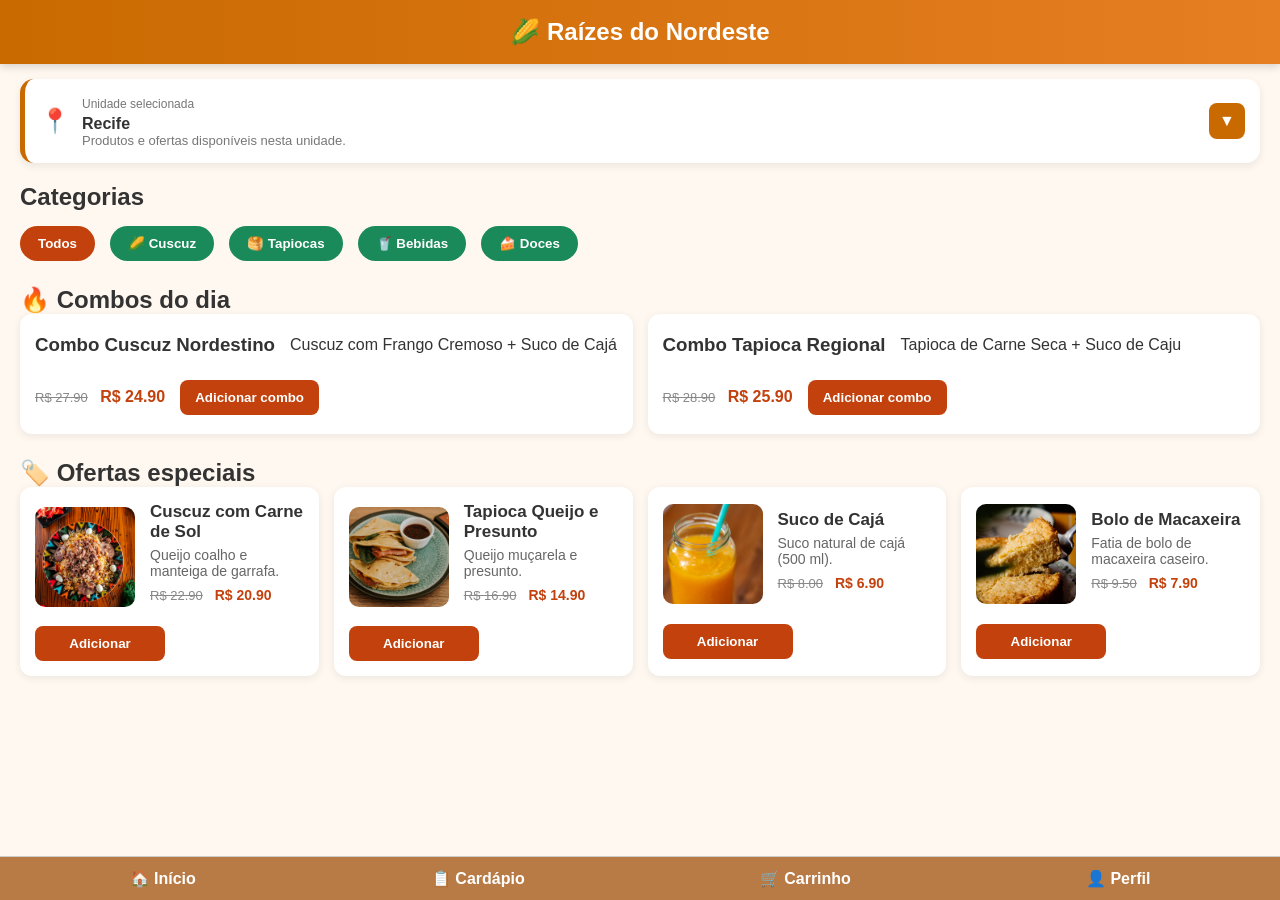
<file: index.html>
<!DOCTYPE html>
<html lang="pt-BR">
<head>
    <meta charset="UTF-8">
    <meta name="viewport" content="width=device-width, initial-scale=1.0">
    <title>Raízes do Nordeste</title>

    <link rel="stylesheet" href="css/style.css">
</head>

<body>

    <!-- Barra superior -->
    <header class="topo">
        <h1>🌽 Raízes do Nordeste</h1>
    </header>

    <!--======= Card Da Unidade  ==========-->
    <section class="unidade-card">
        <div class="icone-local">📍</div>

    <div class="info-unidade">
        <span class="titulo-unidade">Unidade selecionada</span>
         <h3 id="unidade-atual"> Recife</h3>
         <p>Produtos e ofertas disponíveis nesta unidade.</p>
    </div>

    <button id="btn-alterar-unidade" type="button"> ▼ </button>

    </section>
   
     <!--======= Unidade selecionada ==========-->
    <div id="seletor-unidade" class="seletor-unidade">

        <h3>Escolha sua unidade</h3>

        <label>
            <input type="radio" name="unidade" value="Recife">
            Recife
        </label>

        <label>
            <input type="radio" name="unidade" value="Olinda">
            Olinda
        </label>

        <label>
            <input type="radio" name="unidade" value="Fortaleza">
            Fortaleza
        </label>

        <button id="confirmar-unidade" type="button">
            Confirmar
        </button>

    </div> 
    
    <main>

        <!-- Categorias -->
        <section class="categorias">
            <h2>Categorias</h2>

           <div class="botoes-categoria">
    <button class="cat-btn active" data-categoria="Todos">Todos</button>
    <button class="cat-btn" data-categoria="Cuscuz">🌽 Cuscuz</button>
    <button class="cat-btn" data-categoria="Tapiocas">🥞 Tapiocas</button>
    <button class="cat-btn" data-categoria="Bebidas">🥤 Bebidas</button>
    <button class="cat-btn" data-categoria="Doces">🍰 Doces</button>
</div>

      <!-- Vitrine de promoções -->
<section class="vitrine-promocoes">
    <h2>🔥 Combos do dia</h2>

    <div id="lista-combos" class="lista-promocoes">
        <!-- Os combos serão inseridos pelo JavaScript -->
    </div>

    <h2>🏷️ Ofertas especiais</h2>

    <div id="lista-descontos" class="lista-promocoes">
        <!-- Os produtos com desconto serão inseridos pelo JavaScript -->
    </div>
</section>

    </main>

    <!-- Menu inferior -->
    <footer class="menu-inferior">
        <a href="index.html">🏠 Início</a>
        <a href="cardapio.html">📋 Cardápio</a>
        <a href="carrinho.html">🛒 Carrinho</a>
        <a href="perfil.html">👤 Perfil</a>
    </footer>

    <script src="js/dados.js"></script>
    <script src="js/app.js"></script>

</body>
</html>
</file>
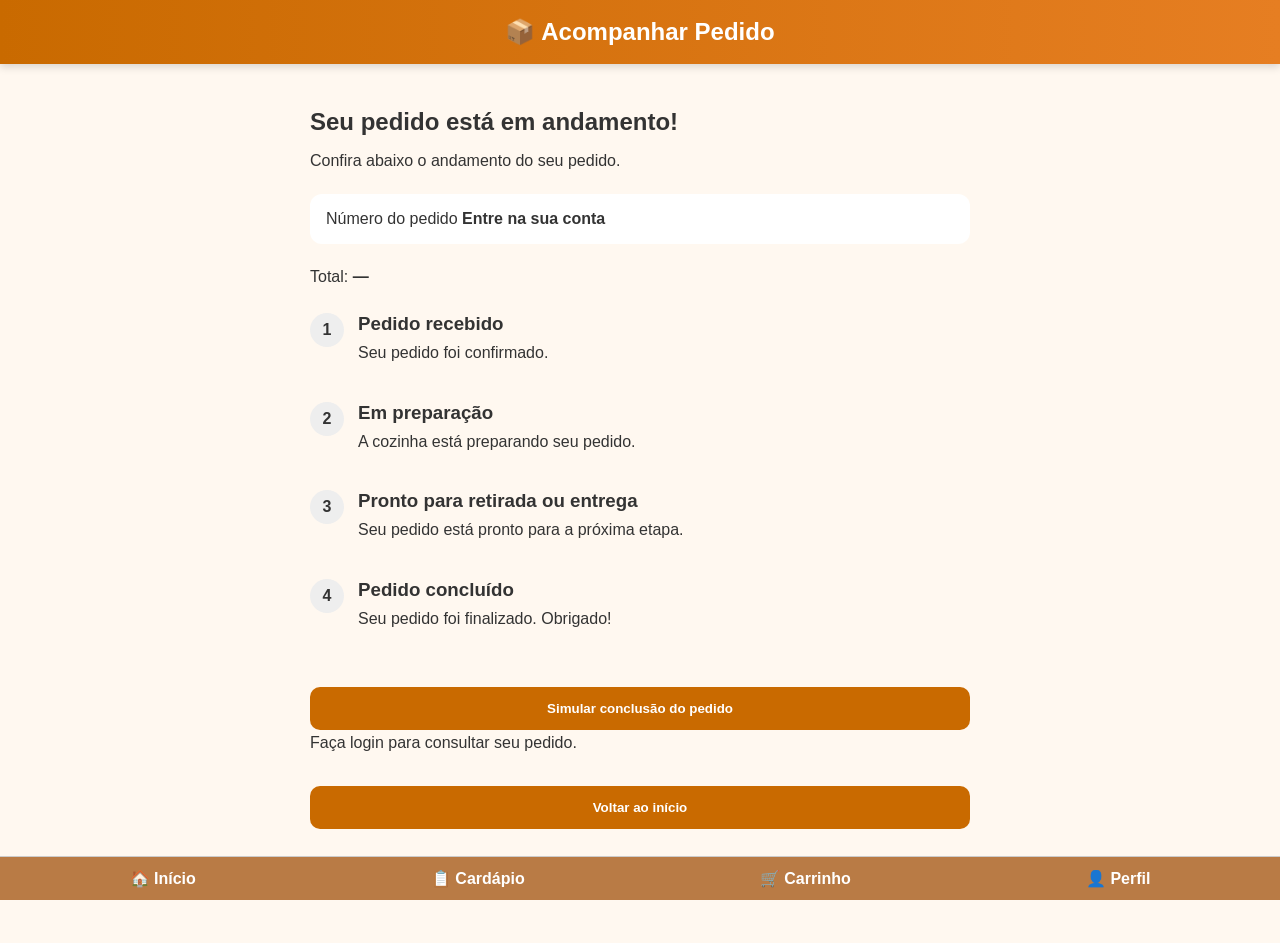
<file: acompanhar-pedido.html>
<!DOCTYPE html>
<html lang="pt-BR">

<head>

    <meta charset="UTF-8">

    <meta name="viewport" content="width=device-width, initial-scale=1.0">

    <title>Acompanhar Pedido</title>

    <link rel="stylesheet" href="css/style.css">

</head>

<body>

    <header class="topo">

        <h1>📦 Acompanhar Pedido</h1>

    </header>

        
    <main class="pagina-acompanhar-pedido">
        <section class="status-pedido">
            <h2>Seu pedido está em andamento!</h2>
            <p>Confira abaixo o andamento do seu pedido.</p>

            <div class="numero-pedido">
                <span>Número do pedido</span>
                <strong id="numero-pedido">Carregando...</strong>
            </div>

            <p class="total-acompanhamento">
                Total:
                <strong id="total-pedido">R$ 0,00</strong>
            </p>

            <div class="etapas-pedido">
                <div class="etapa" data-status="Pedido recebido">
                    <span class="icone-etapa">1</span>
                    <div>
                        <h3>Pedido recebido</h3>
                        <p>Seu pedido foi confirmado.</p>
                    </div>
                </div>

                <div class="etapa" data-status="Em preparação">
                    <span class="icone-etapa">2</span>
                    <div>
                        <h3>Em preparação</h3>
                        <p>A cozinha está preparando seu pedido.</p>
                    </div>
                </div>

                <div class="etapa" data-status="Pronto">
                    <span class="icone-etapa">3</span>
                    <div>
                        <h3>Pronto para retirada ou entrega</h3>
                        <p>Seu pedido está pronto para a próxima etapa.</p>
                    </div>
                </div>

                <div class="etapa" data-status="Concluído">
                    <span class="icone-etapa">4</span>
                    <div>
                        <h3>Pedido concluído</h3>
                        <p>Seu pedido foi finalizado. Obrigado!</p>
                    </div>
                </div>
            </div>

            <button
    type="button"
    id="concluir-pedido"
    class="botao-pagamento"
>
    Simular conclusão do pedido
</button>

<p id="mensagem-conclusao" role="status"></p>

            <button
                type="button"
                class="botao-pagamento"
                onclick="window.location.href='index.html'">
                Voltar ao início
            </button>
        </section>
    </main>




    <footer class="menu-inferior">

        <a href="index.html">🏠 Início</a>

        <a href="cardapio.html">📋 Cardápio</a>

        <a href="carrinho.html">🛒 Carrinho</a>

        <a href="perfil.html">👤 Perfil</a>

    </footer>

<script>
/* ===================== CONTA ATIVA ===================== */

const emailUsuario = (
    localStorage.getItem("usuarioLogado") || ""
).trim().toLowerCase();

const numeroPedido = document.getElementById("numero-pedido");
const totalPedido = document.getElementById("total-pedido");
const botaoConcluir = document.getElementById("concluir-pedido");
const mensagemConclusao = document.getElementById("mensagem-conclusao");

const etapas = document.querySelectorAll(".etapas-pedido .etapa");

const ordemStatus = [
    "Pedido recebido",
    "Em preparação",
    "Pronto",
    "Concluído"
];

// Cada conta terá seus próprios dados.
const chavePedido = `pedidoAtual_${emailUsuario}`;
const chavePontos = `pontosFidelidade_${emailUsuario}`;
const chavePedidosPontuados = `pedidosPontuados_${emailUsuario}`;

let pedido = emailUsuario
    ? JSON.parse(localStorage.getItem(chavePedido))
    : null;

/* ===================== ATUALIZAR ETAPAS ===================== */

function atualizarEtapas(status) {
    const indiceStatus = ordemStatus.indexOf(status);
    const etapaAtual = indiceStatus === -1 ? 0 : indiceStatus;

    etapas.forEach((etapa, indice) => {
        etapa.classList.remove("concluida", "atual");

        const icone = etapa.querySelector(".icone-etapa");

        if (indice < etapaAtual) {
            etapa.classList.add("concluida");
            icone.textContent = "✓";
        } else if (indice === etapaAtual) {
            etapa.classList.add("atual");
            icone.textContent = indice + 1;
        } else {
            icone.textContent = indice + 1;
        }
    });
}

/* ===================== CARREGAR PEDIDO ===================== */

if (!emailUsuario) {
    numeroPedido.textContent = "Entre na sua conta";
    totalPedido.textContent = "—";
    botaoConcluir.disabled = true;

    mensagemConclusao.textContent =
        "Faça login para consultar seu pedido.";

} else if (pedido) {
    numeroPedido.textContent = pedido.numero;

    totalPedido.textContent = Number(pedido.total).toLocaleString("pt-BR", {
        style: "currency",
        currency: "BRL"
    });

    atualizarEtapas(pedido.status);

    if (pedido.status === "Concluído") {
        botaoConcluir.textContent = "Pedido já concluído";
        botaoConcluir.disabled = true;
    }

} else {
    numeroPedido.textContent = "Pedido não encontrado";
    totalPedido.textContent = "—";
    botaoConcluir.disabled = true;

    mensagemConclusao.textContent =
        "Não há pedido registrado para esta conta.";
}

/* ===================== CONCLUIR PEDIDO ===================== */

botaoConcluir.addEventListener("click", function () {
    if (!pedido || !emailUsuario) {
        return;
    }

    const pedidosPontuados = JSON.parse(
        localStorage.getItem(chavePedidosPontuados)
    ) || [];

    // Evita contabilizar o mesmo pedido mais de uma vez.
    if (pedidosPontuados.includes(pedido.numero)) {
        pedido.status = "Concluído";

        localStorage.setItem(chavePedido, JSON.stringify(pedido));

        atualizarEtapas(pedido.status);

        botaoConcluir.textContent = "Pedido já concluído";
        botaoConcluir.disabled = true;

        mensagemConclusao.textContent =
            "Este pedido já foi concluído e seus pontos já foram contabilizados.";

        return;
    }

    // Lê somente o saldo da conta conectada.
    const pontosAtuais = Number(
        localStorage.getItem(chavePontos)
    ) || 0;

    // Cada R$ 1,00 inteiro do pedido vale 1 ponto.
    const pontosGanhos = Math.floor(Number(pedido.total) || 0);

    const novoSaldo = pontosAtuais + pontosGanhos;

    const metaFidelidade = 200;

    const recompensasAntes = Math.floor(
        pontosAtuais / metaFidelidade
    );

    const recompensasDepois = Math.floor(
        novoSaldo / metaFidelidade
    );

    // Salva o saldo individual da conta.
    localStorage.setItem(chavePontos, novoSaldo);

    // Registra este pedido para evitar pontuação duplicada.
    pedidosPontuados.push(pedido.numero);

    localStorage.setItem(
        chavePedidosPontuados,
        JSON.stringify(pedidosPontuados)
    );

    // Atualiza o status e salva o pedido da conta.
    pedido.status = "Concluído";

    localStorage.setItem(chavePedido, JSON.stringify(pedido));

    atualizarEtapas(pedido.status);

    botaoConcluir.textContent = "Pedido já concluído";
    botaoConcluir.disabled = true;

    // Informa se uma nova recompensa foi desbloqueada.
    if (recompensasDepois > recompensasAntes) {
        const novasRecompensas =
            recompensasDepois - recompensasAntes;

        mensagemConclusao.textContent =
            `Pedido concluído! Você ganhou ${pontosGanhos} pontos. ` +
            `Parabéns! Você desbloqueou ` +
            `${novasRecompensas} ` +
            `${novasRecompensas === 1
                ? "nova recompensa demonstrativa"
                : "novas recompensas demonstrativas"}!`;
    } else {
        mensagemConclusao.textContent =
            `Pedido concluído! Você ganhou ${pontosGanhos} pontos de fidelidade.`;
    }
});
</script>

</body>

</html>
</file>
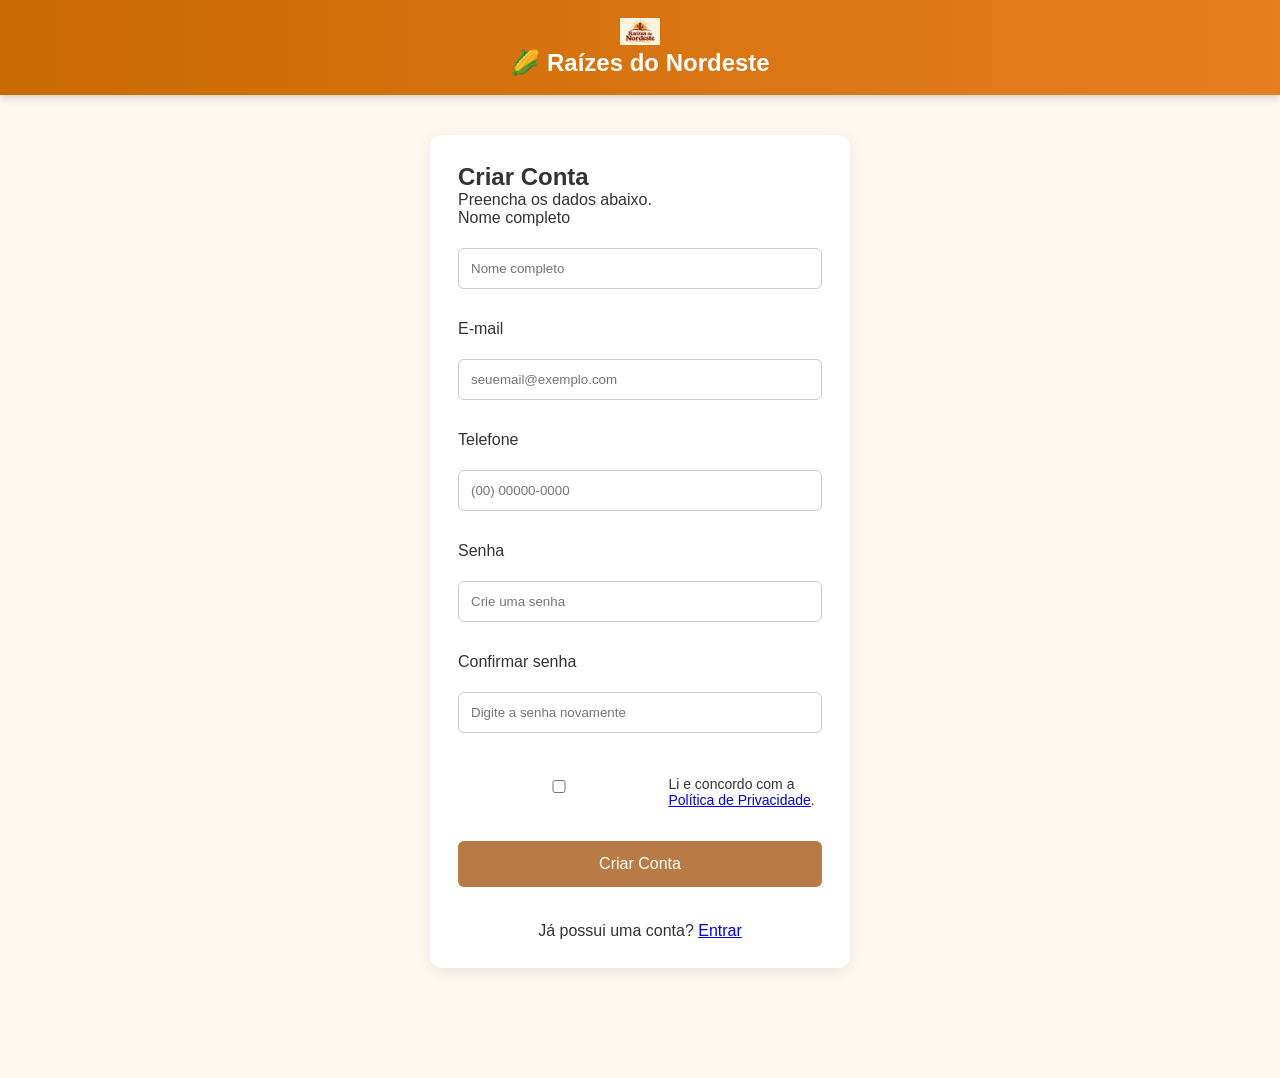
<file: cadastro.html>
<!DOCTYPE html>
<html lang="pt-BR">
<head>
    <meta charset="UTF-8">
    <meta name="viewport" content="width=device-width, initial-scale=1.0">
    <title>Criar Conta - Raízes do Nordeste</title>
    <link rel="stylesheet" href="css/style.css">
</head>

<body>
    <header class="topo">
        <img src="img/logo.png" alt="Logo Raízes do Nordeste">
        <h1>🌽 Raízes do Nordeste</h1>
    </header>

    <main class="pagina-cadastro">
        <section class="cadastro">
            <h2>Criar Conta</h2>
            <p>Preencha os dados abaixo.</p>

            <form id="form-cadastro">
                <label for="nome">Nome completo</label>
                <input
                    type="text"
                    id="nome"
                    name="nome"
                    placeholder="Nome completo"
                    autocomplete="name"
                    required
                >

                <label for="email">E-mail</label>
                <input
                    type="email"
                    id="email"
                    name="email"
                    placeholder="seuemail@exemplo.com"
                    autocomplete="email"
                    required
                >

                <label for="telefone">Telefone</label>
                <input
                    type="tel"
                    id="telefone"
                    name="telefone"
                    placeholder="(00) 00000-0000"
                    autocomplete="tel"
                    required
                >

                <label for="senha">Senha</label>
                <input
                    type="password"
                    id="senha"
                    name="senha"
                    placeholder="Crie uma senha"
                    autocomplete="new-password"
                    required
                    minlength="8"
                >

                <label for="confirmar-senha">Confirmar senha</label>
                <input
                    type="password"
                    id="confirmar-senha"
                    name="confirmarSenha"
                    placeholder="Digite a senha novamente"
                    autocomplete="new-password"
                    required
                    minlength="8"
                >

                <label class="consentimento">
                    <input type="checkbox" id="consentimento" required>
                    <span>
                        Li e concordo com a
                        <a href="privacidade.html">Política de Privacidade</a>.
                    </span>
                </label>

                <button type="submit" class="botao">
                    Criar Conta
                </button>

                <p id="mensagem-cadastro" role="status"></p>
            </form>

            <p class="link-login">
                Já possui uma conta?
                <a href="login.html">Entrar</a>
            </p>
        </section>
    </main>

    <script src="js/cadastro.js"></script>
</body>
</html>
</file>
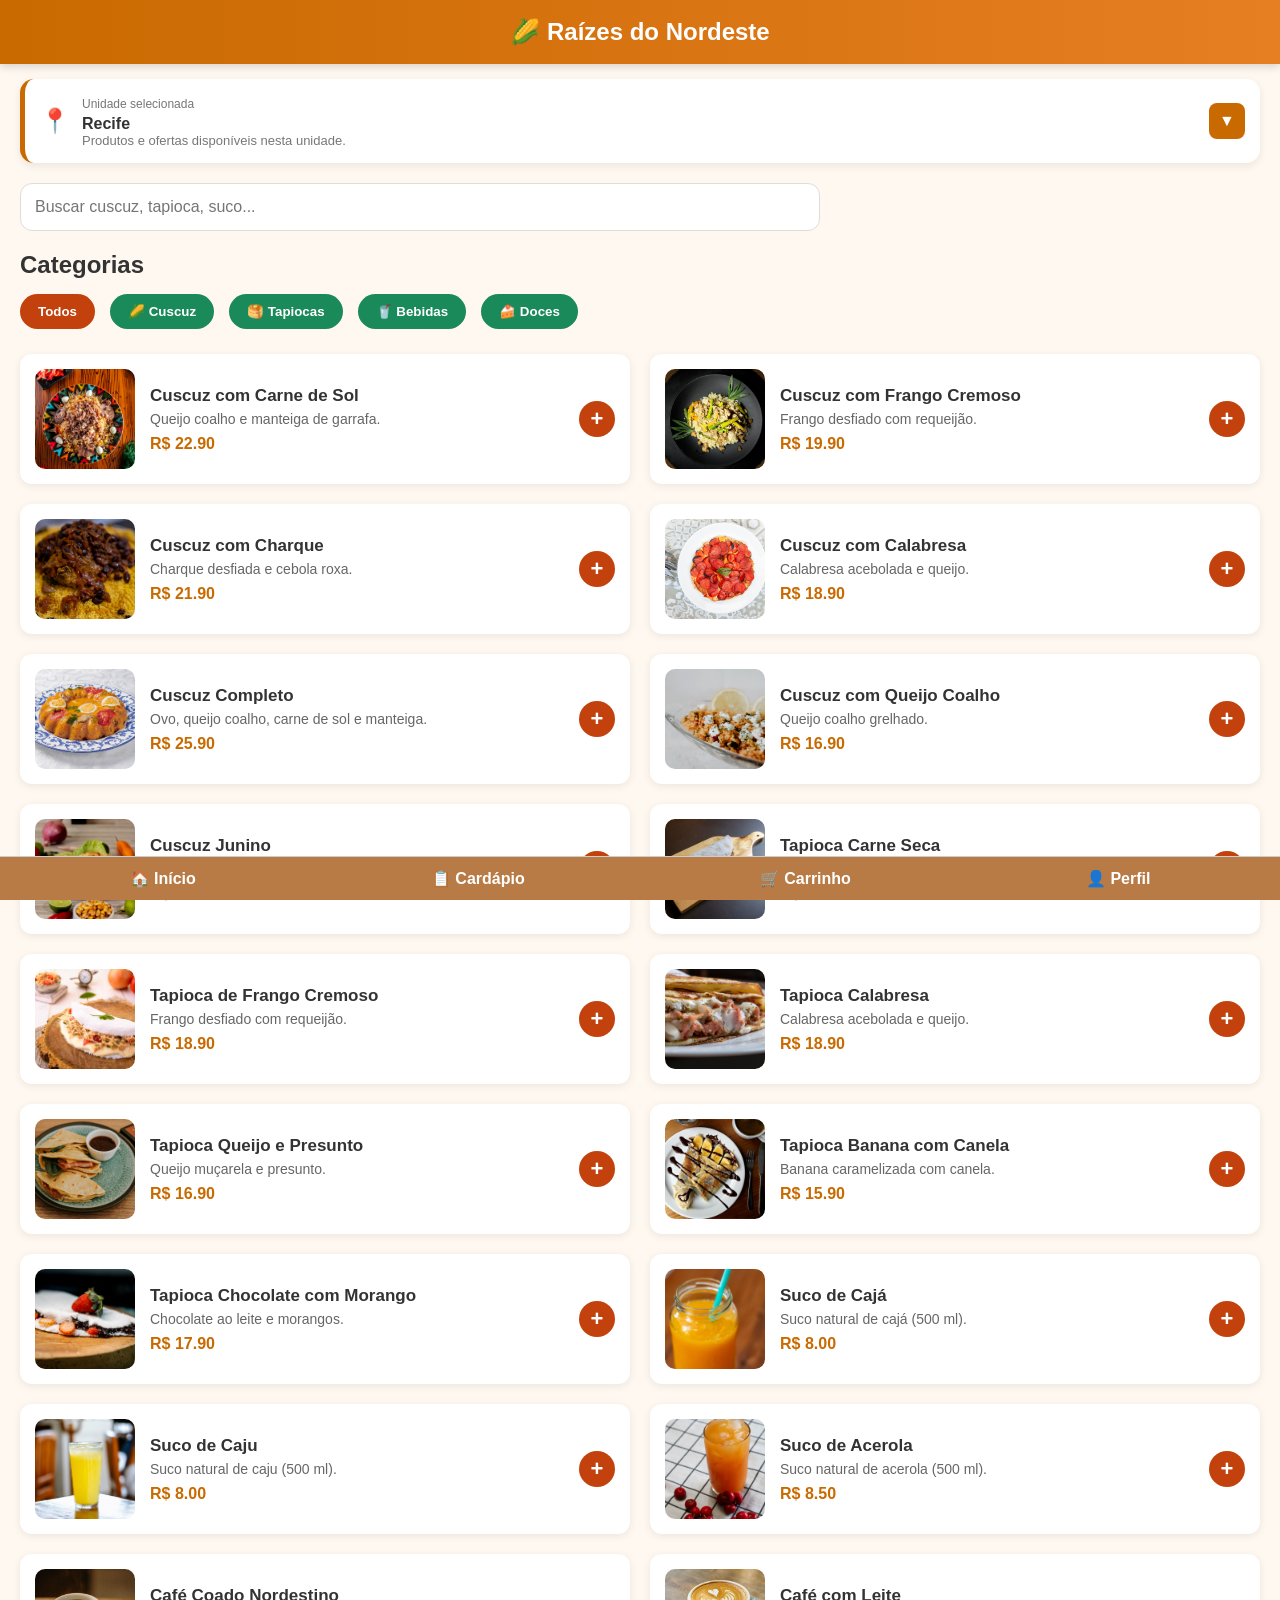
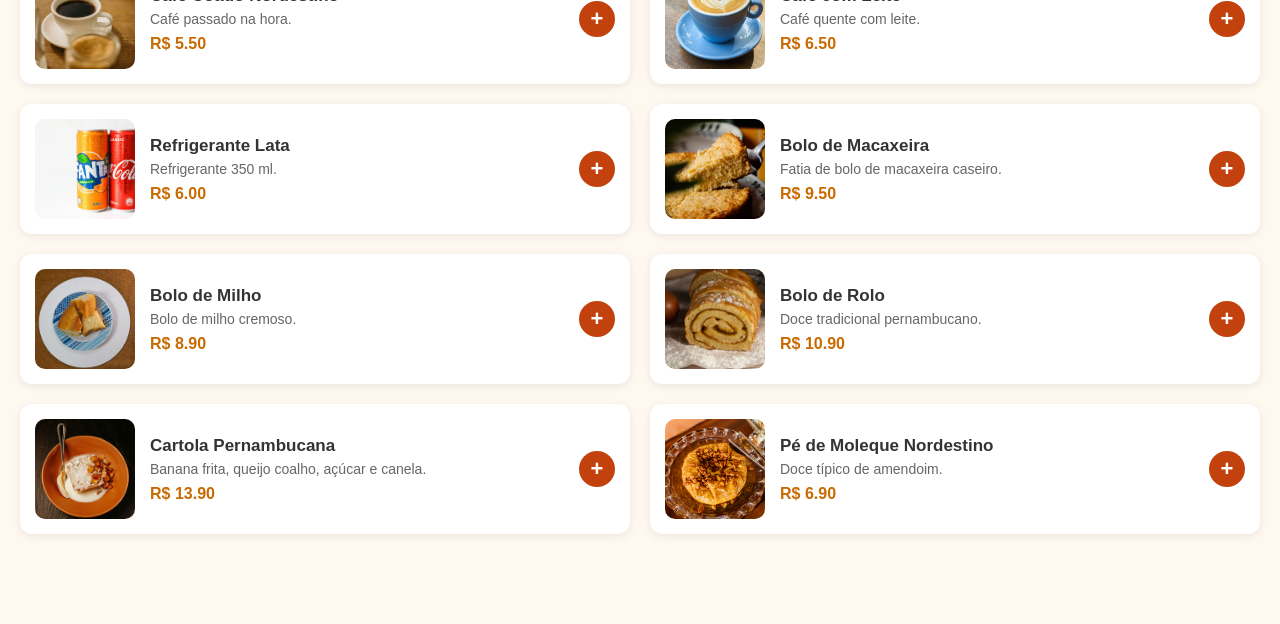
<file: cardapio.html>
<!DOCTYPE html>
<html lang="en">
<head>
    <meta charset="UTF-8">
    <meta name="viewport" content="width=device-width, initial-scale=1.0">
    <title>Cardapio</title>
    <link rel="stylesheet" href="css/style.css">

</head>
<body>

     <!-- Barra superior banner do site -->
    <header class="topo">
        <h1>🌽 Raízes do Nordeste</h1>
    </header>

    <!--======= Card Da Unidade  ==========-->
    <section class="unidade-card">
        <div class="icone-local">📍</div>

    <div class="info-unidade">
        <span class="titulo-unidade">Unidade selecionada</span>
         <h3 id="unidade-atual"> Recife </h3>
         <p>Produtos e ofertas disponíveis nesta unidade.</p>
    </div>

    <button id="btn-alterar-unidade" type="button"> ▼ </button>

    </section>

    <div id="seletor-unidade" class="seletor-unidade">

    <h3>Escolha sua unidade</h3>

    <label>
        <input type="radio" name="unidade" value="Recife">
        Recife
    </label>

    <label>
        <input type="radio" name="unidade" value="Olinda">
        Olinda
    </label>

    <label>
        <input type="radio" name="unidade" value="Fortaleza">
        Fortaleza
    </label>

    <button id="confirmar-unidade" type="button">
        Confirmar
    </button>

</div>

    <section class="pesquisa">
    <input id= "campo-busca" type="text" placeholder="Buscar cuscuz, tapioca, suco...">
</section>

    <main>

         <!-- Categorias -->
        <section class="categorias">
            <h2>Categorias</h2>

            <div class="botoes-categoria">
    <button class="cat-btn active" data-categoria="Todos">Todos</button>
    <button class="cat-btn" data-categoria="Cuscuz">🌽 Cuscuz</button>
    <button class="cat-btn" data-categoria="Tapiocas">🥞 Tapiocas</button>
    <button class="cat-btn" data-categoria="Bebidas">🥤 Bebidas</button>
    <button class="cat-btn" data-categoria="Doces">🍰 Doces</button>
</div>
        </section>

        <!--card de produto no cardadpio -->

        <section class="lista-produtos" id="lista-produtos">


</section>

    </main>

    <footer class="menu-inferior">
        <a href="index.html">🏠 Início</a>
        <a href="cardapio.html">📋 Cardápio</a>
        <a href="carrinho.html">🛒 Carrinho</a>
        <a href="perfil.html">👤 Perfil</a>
    </footer>

    <script src="js/dados.js"></script>
    <script src="js/app.js"></script>

    
</body>
</html>
</file>
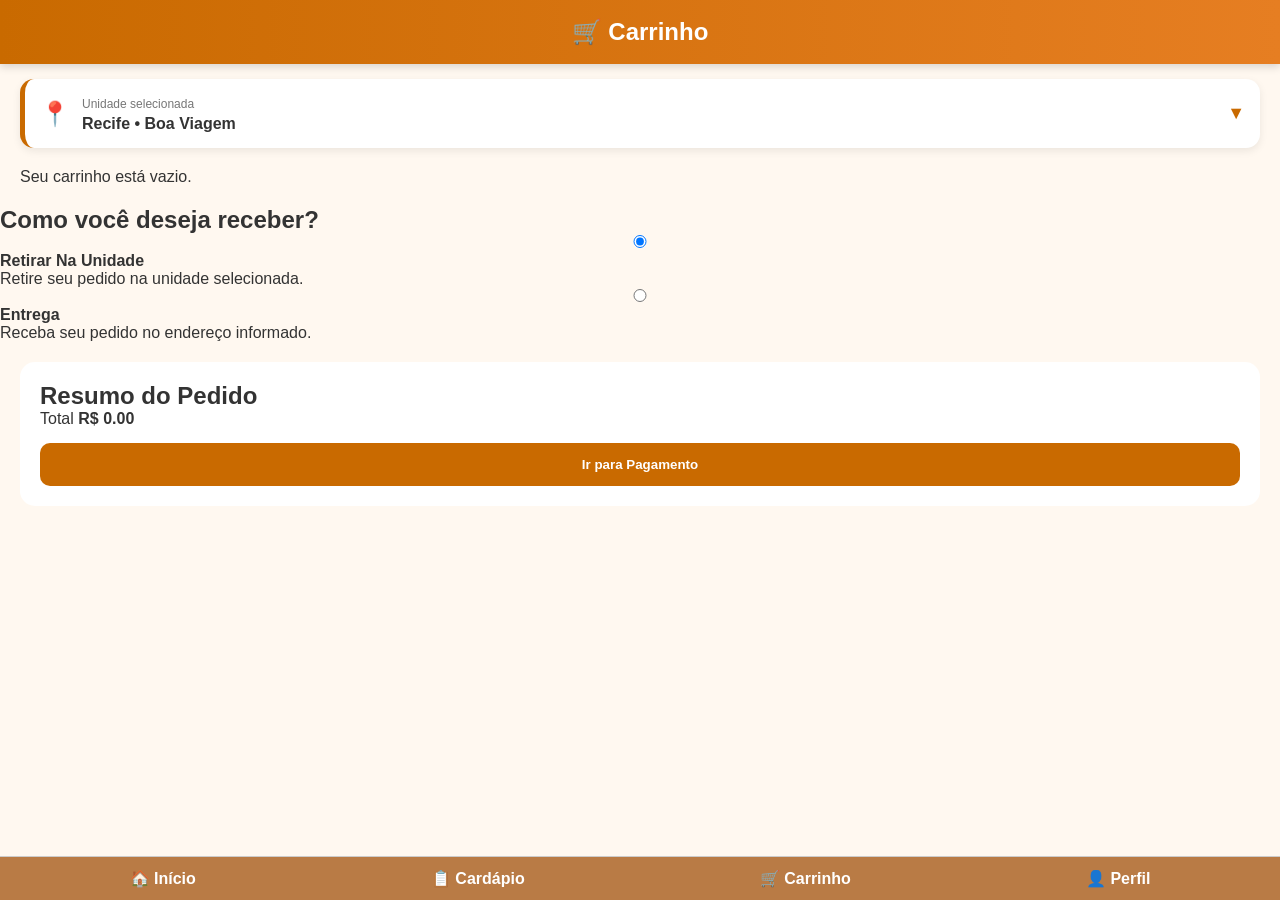
<file: carrinho.html>
<!DOCTYPE html>
<html lang="pt-BR">
<head>
    <meta charset="UTF-8">
    <meta name="viewport" content="width=device-width, initial-scale=1.0">
    <title>Carrinho</title>
    <link rel="stylesheet" href="css/style.css">
</head>
<body>

    <header class="topo"> 
        <h1>🛒 Carrinho</h1>
    </header>

<!-------- Unidade selecionada ---------->
    <section class="unidade-card">
        <div class="icone-local">📍</div>

    <div class="info-unidade">
        <span class="titulo-unidade">Unidade selecionada</span>
        <h3>Recife • Boa Viagem</h3>
    </div>

    <div class="trocar-unidade">▼</div>
    </section>

<main>
    <section id="lista-carrinho" class="lista-carrinho">
    </section>

    <!----------- FORMA DE RECEBIMENTO ------------>

    <section class="tipo-pedido">

        <h2>Como você deseja receber?</h2>

        <label class="opcao-pedido">
            <input type="radio" name="tipoPedido" value="retirada" checked>

            <div>
                <strong>Retirar Na Unidade</strong>
                <p>Retire seu pedido na unidade selecionada.</p>
            </div>
        </label>

        <label class="opcao-pedido">
            <input type="radio" name="tipoPedido" value="entrega">

            <div>
                <strong>Entrega</strong>
                <p>Receba seu pedido no endereço informado.</p>
            </div>
        </label>

    </section>

    <section id="formulario-endereco" class="formulario-endereco">

    <h2>Endereço de entrega</h2>

    <label for="cep">CEP</label>
    <input type="text" id="cep" placeholder="00000-000">

    <label for="rua">Rua</label>
    <input type="text" id="rua" placeholder="Nome Da Rua">

    <label for="numero">Número</label>
    <input type="text" id="numero" placeholder="Número">

    <label for="complemento">Complemento</label>
    <input type="text" id="complemento" placeholder="Apartamento, casa, etc.">

    <label for="bairro">Bairro</label>
    <input type="text" id="bairro" placeholder="Bairro">

    <label for="cidade">Cidade</label>
    <input type="text" id="cidade" placeholder="Cidade">

</section>

    <section class="resumo-pedido">
        <h2>Resumo do Pedido</h2>

        <div class="linha-total">
            <span>Total</span>
            <strong id="valor-total">R$ 0,00</strong>
        </div>

        <button class="botao-pagamento" id="ir-pagamento">
            Ir para Pagamento
        </button>
    </section>
</main>

 <!-- Menu inferior -->
    <footer class="menu-inferior">
        <a href="index.html">🏠 Início</a>
        <a href="cardapio.html">📋 Cardápio</a>
        <a href="carrinho.html">🛒 Carrinho</a>
        <a href="perfil.html">👤 Perfil</a>
    </footer>

  
    <script src="js/carrinho.js"></script>
    
</body>
</html>
</file>
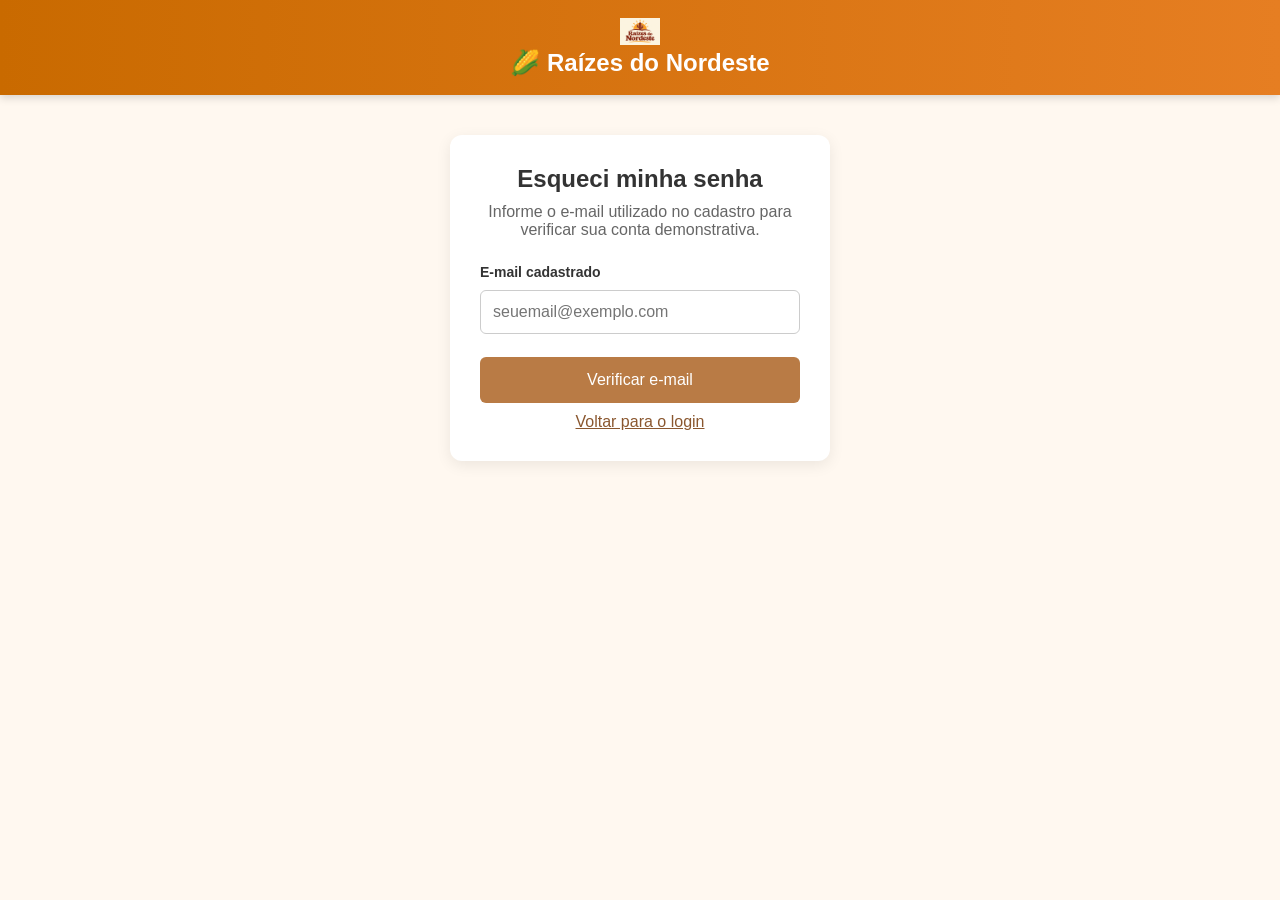
<file: esqueci-senha.html>
<!DOCTYPE html>
<html lang="pt-BR">
<head>
    <meta charset="UTF-8">
    <meta name="viewport" content="width=device-width, initial-scale=1.0">

    <title>Recuperar senha - Raízes do Nordeste</title>

    <link rel="stylesheet" href="css/style.css">
</head>

<body>
    <header class="topo">
        <img src="img/logo.png" alt="Logo Raízes do Nordeste">
        <h1>🌽 Raízes do Nordeste</h1>
    </header>

    <main class="pagina-login">
        <section class="login">
            <h2>Esqueci minha senha</h2>

            <p>
                Informe o e-mail utilizado no cadastro para verificar
                sua conta demonstrativa.
            </p>

            <form id="form-recuperacao">
                <label for="email-recuperacao">E-mail cadastrado</label>

                <input
                    type="email"
                    id="email-recuperacao"
                    placeholder="seuemail@exemplo.com"
                    required
                >

                <button type="submit" class="botao">
                    Verificar e-mail
                </button>

                <p id="mensagem-recuperacao" role="status"></p>
            </form>

            <p>
                <a href="login.html">Voltar para o login</a>
            </p>
        </section>
    </main>

    <script src="js/esqueci-senha.js"></script>
</body>
</html>
</file>
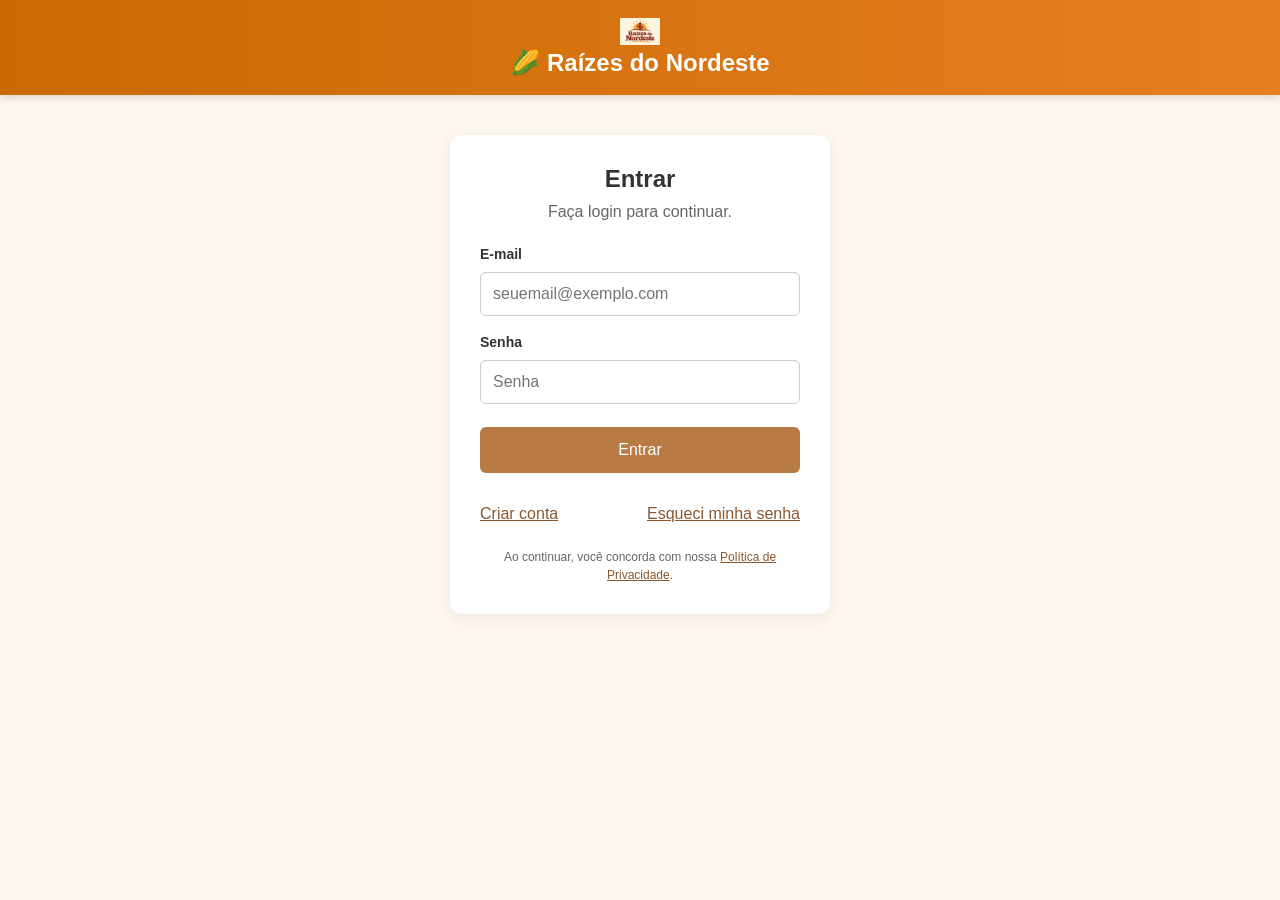
<file: login.html>
<!DOCTYPE html>
<html lang="pt-BR">
<head>
    <meta charset="UTF-8">
    <meta name="viewport" content="width=device-width, initial-scale=1.0">

    <title>Entrar - Raízes do Nordeste</title>

    <link rel="stylesheet" href="css/style.css">
</head>

<body>
    <header class="topo">
        <img src="img/logo.png" alt="Logo Raízes do Nordeste">
        <h1>🌽 Raízes do Nordeste</h1>
    </header>

    <main class="pagina-login">
        <section class="login">
            <h2>Entrar</h2>

            <p>Faça login para continuar.</p>

            <form id="form-login">
                <label for="email-login">E-mail</label>
                <input
                    type="email"
                    id="email-login"
                    name="email"
                    placeholder="seuemail@exemplo.com"
                    autocomplete="email"
                    required
                >

                <label for="senha-login">Senha</label>
                <input
                    type="password"
                    id="senha-login"
                    name="senha"
                    placeholder="Senha"
                    autocomplete="current-password"
                    required
                >

                <button type="submit" class="botao">
                    Entrar
                </button>

                <p id="mensagem-login" role="status"></p>
            </form>

            <div class="links-login">
                <a href="cadastro.html">Criar conta</a>
                <a href="esqueci-senha.html">Esqueci minha senha</a>
            </div>

            <p class="aviso-lgpd">
                Ao continuar, você concorda com nossa
                <a href="privacidade.html">Política de Privacidade</a>.
            </p>
        </section>
    </main>

    <script src="js/login.js"></script>
</body>
</html>
</file>
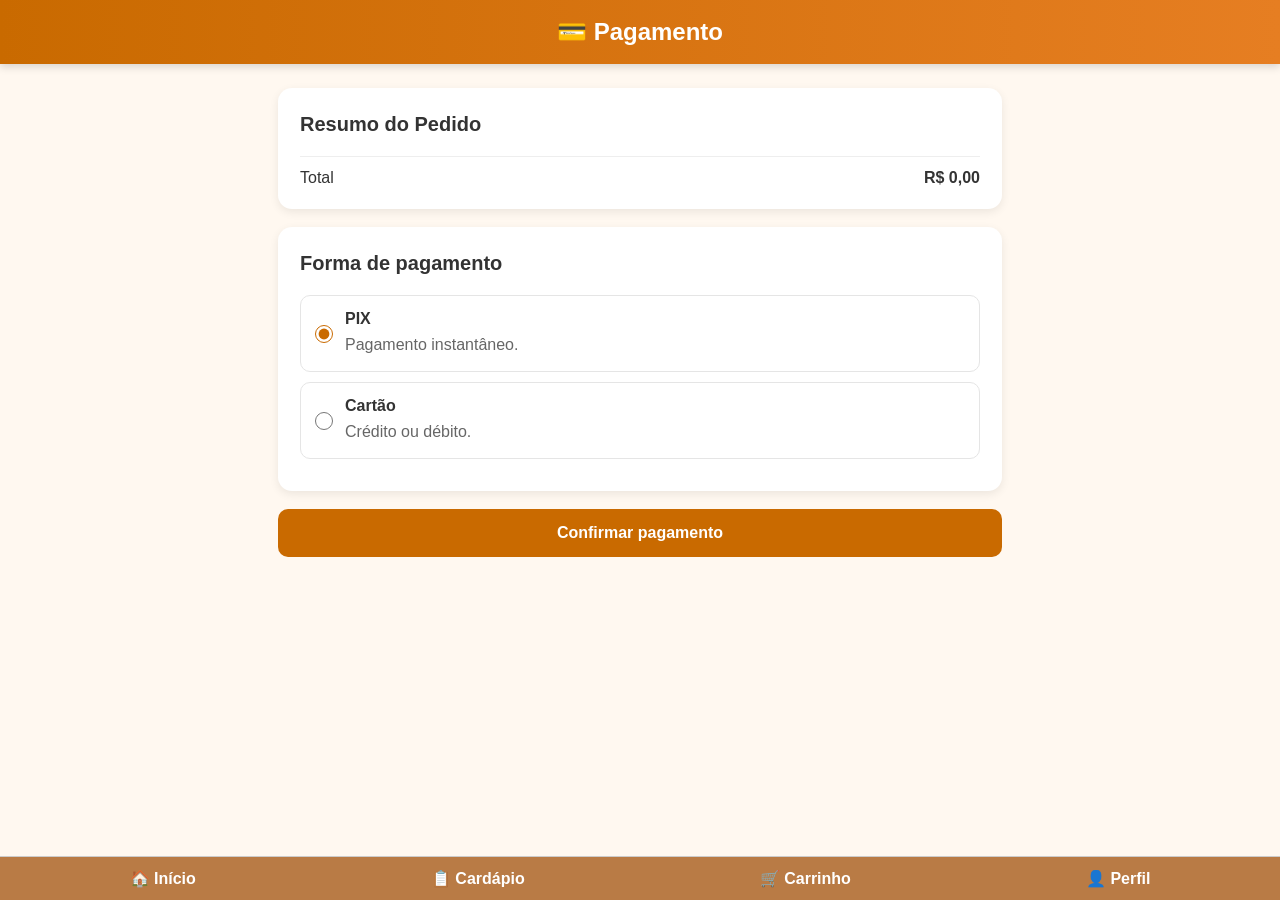
<file: pagamento.html>
<!DOCTYPE html>

<html lang="pt-BR">

<head>

    <meta charset="UTF-8">

    <meta name="viewport" content="width=device-width, initial-scale=1.0">

    <title>Pagamento</title>

    <link rel="stylesheet" href="css/style.css">

</head>

<body class="pagina-pagamento">

    <header class="topo">

        <h1>💳 Pagamento</h1>

    </header>


    <main>

        <section class="resumo-pagamento">

            <h2>Resumo do Pedido</h2>

            <div class="linha-total">

                <span>Total</span>

                <strong id="total-pagamento">
                    R$ 0,00
                </strong>

            </div>

        </section>


        <section class="forma-pagamento">

            <h2>Forma de pagamento</h2>


            <label class="opcao-pagamento">

                <input
                    type="radio"
                    name="formaPagamento"
                    value="pix"
                    checked
                >

                <div>

                    <strong>PIX</strong>

                    <p>Pagamento instantâneo.</p>

                </div>

            </label>


            <label class="opcao-pagamento">

                <input
                    type="radio"
                    name="formaPagamento"
                    value="cartao"
                >

                <div>

                    <strong>Cartão</strong>

                    <p>Crédito ou débito.</p>

                </div>

            </label>

        </section>


        <section
            id="dados-cartao"
            class="dados-cartao"
        >

            <h2>Dados do cartão</h2>

            <label for="numero-cartao">
                Número do cartão
            </label>

            <input
                type="text"
                id="numero-cartao"
                placeholder="0000 0000 0000 0000"
            >


            <label for="nome-cartao">
                Nome no cartão
            </label>

            <input
                type="text"
                id="nome-cartao"
                placeholder="Nome completo"
            >


            <label for="validade-cartao">
                Validade
            </label>

            <input
                type="text"
                id="validade-cartao"
                placeholder="MM/AA"
            >


            <label for="cvv">
                CVV
            </label>

            <input
                type="text"
                id="cvv"
                placeholder="000"
            >

        </section>


        <button
            id="confirmar-pagamento"
            class="botao-pagamento"
        >
            Confirmar pagamento
        </button>

    </main>


    <footer class="menu-inferior">

        <a href="index.html">🏠 Início</a>

        <a href="cardapio.html">📋 Cardápio</a>

        <a href="carrinho.html">🛒 Carrinho</a>

        <a href="perfil.html">👤 Perfil</a>

    </footer>

     <script src="js/pagamento.js"></script>


</body>

</html>
</file>
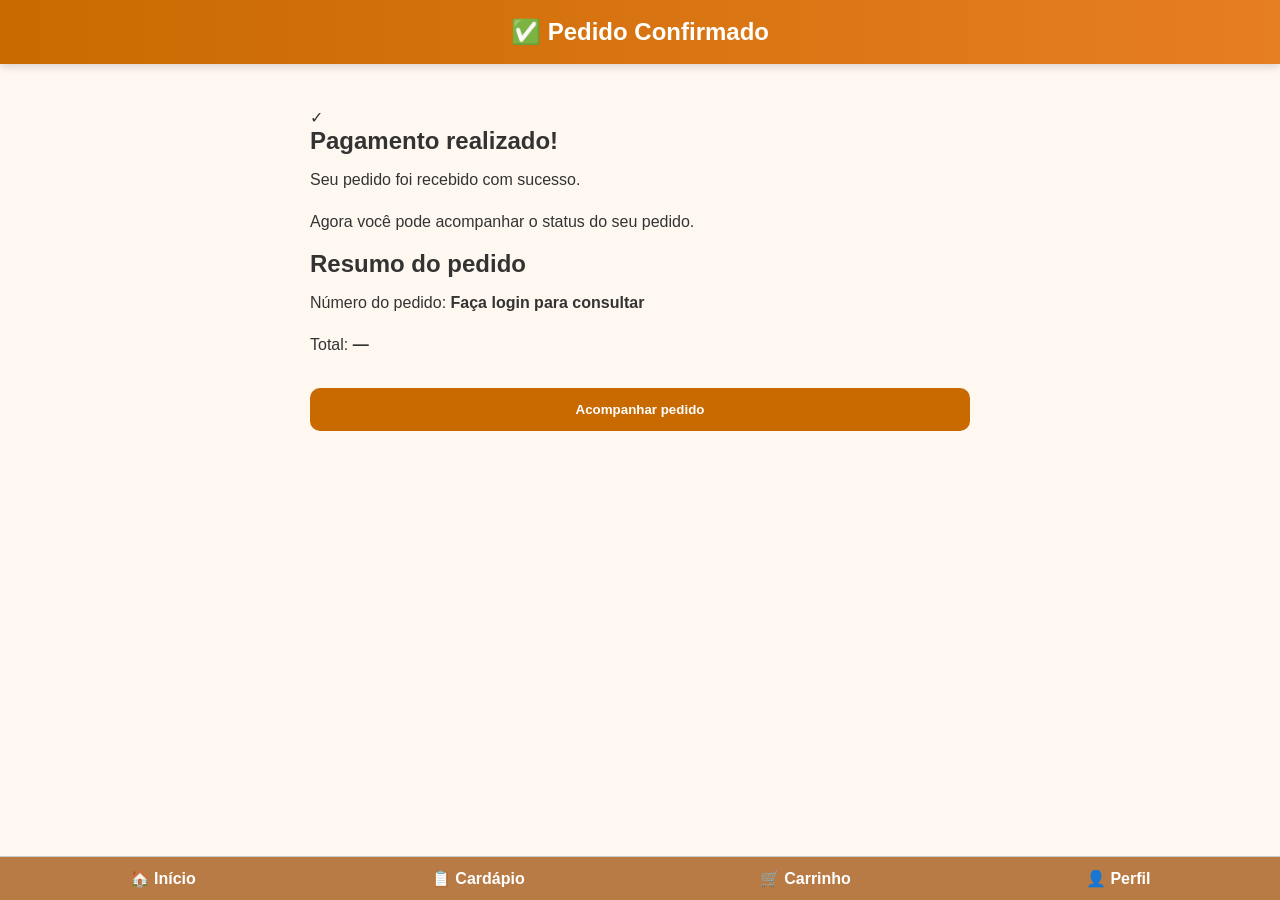
<file: pedido-confirmado.html>
<!DOCTYPE html>

<html lang="pt-BR">

<head>

    <meta charset="UTF-8">

    <meta name="viewport" content="width=device-width, initial-scale=1.0">

    <title>Pedido Confirmado</title>

    <link rel="stylesheet" href="css/style.css">

</head>

<body>

    <header class="topo">

        <h1>✅ Pedido Confirmado</h1>

    </header>


    <main class="pagina-pedido-confirmado">

        <section class="pedido-confirmado">

            <div class="icone-confirmacao">
                ✓
            </div>

            <h2>Pagamento realizado!</h2>

            <p>
                Seu pedido foi recebido com sucesso.
            </p>

            <p>
                Agora você pode acompanhar o status do seu pedido.
            </p>

            <section class="resumo-pedido-confirmado">
    <h2>Resumo do pedido</h2>

    <p>
        Número do pedido:
        <strong id="numero-pedido-confirmado">Carregando...</strong>
    </p>

    <p>
        Total:
        <strong id="total-pedido-confirmado">R$ 0,00</strong>
    </p>
</section>


            <button
                class="botao-pagamento"
                id="acompanhar-pedido"
            >
                Acompanhar pedido
            </button>

        </section>

    </main>


    <footer class="menu-inferior">

        <a href="index.html">🏠 Início</a>

        <a href="cardapio.html">📋 Cardápio</a>

        <a href="carrinho.html">🛒 Carrinho</a>

        <a href="perfil.html">👤 Perfil</a>

    </footer>

    <script>

    const botaoAcompanhar =
        document.getElementById("acompanhar-pedido");

    if (botaoAcompanhar) {

        botaoAcompanhar.addEventListener("click", () => {

            window.location.href = "acompanhar-pedido.html";

        });

    }

</script>


<script>
const emailUsuario = (
    localStorage.getItem("usuarioLogado") || ""
).trim().toLowerCase();

const numeroPedidoElemento =
    document.getElementById("numero-pedido-confirmado");

const totalPedidoElemento =
    document.getElementById("total-pedido-confirmado");

if (!emailUsuario) {
    numeroPedidoElemento.textContent = "Faça login para consultar";
    totalPedidoElemento.textContent = "—";
} else {
    const chavePedido = `pedidoAtual_${emailUsuario}`;

    const pedido = JSON.parse(
        localStorage.getItem(chavePedido)
    );

    if (pedido) {
        numeroPedidoElemento.textContent = pedido.numero;

        totalPedidoElemento.textContent =
            Number(pedido.total).toLocaleString("pt-BR", {
                style: "currency",
                currency: "BRL"
            });

        // Limpa o carrinho sem apagar o pedido confirmado.
        localStorage.removeItem("carrinho");
        localStorage.removeItem("totalPedido");
    } else {
        numeroPedidoElemento.textContent = "Pedido não encontrado";
        totalPedidoElemento.textContent = "—";
    }
}
</script>


</body>

</html>
</file>
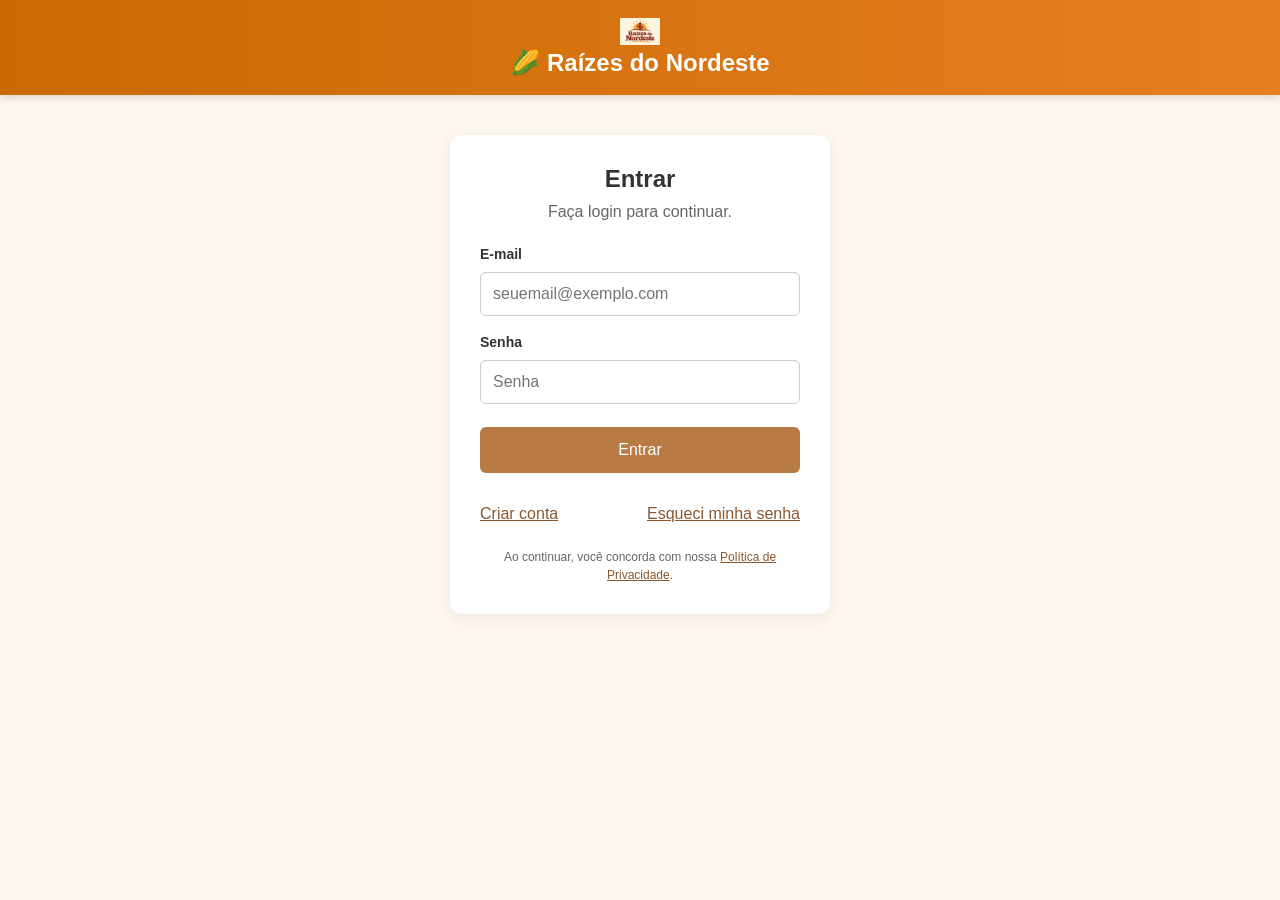
<file: perfil.html>
<!DOCTYPE html>
<html lang="pt-BR">
<head>
    <meta charset="UTF-8">
    <meta name="viewport" content="width=device-width, initial-scale=1.0">

    <title>Meu Perfil - Raízes do Nordeste</title>

    <link rel="stylesheet" href="css/style.css">
</head>

<body>

    <header class="topo">
        <h1>🌽 Raízes do Nordeste</h1>
    </header>

    <main class="pagina-perfil">

        <section class="perfil-boas-vindas">
            <div class="perfil-avatar">👤</div>
            <h2>Meu perfil</h2>
            <p>Olá, <strong id="perfil-nome">cliente</strong>!</p>
            <p>Consulte seus dados e acompanhe seus pedidos.</p>
        </section>

        <!-------------- Dados do cliente ---------------->
        <section class="perfil-secao">
            <h2>Meus dados</h2>

            <div class="perfil-dado">
                <span>Nome completo</span>
                <strong id="perfil-nome-completo">Carregando...</strong>
            </div>

            <div class="perfil-dado">
                <span>E-mail</span>
                <strong id="perfil-email">Carregando...</strong>
            </div>

            <div class="perfil-dado">
                <span>Telefone</span>
                <strong id="perfil-telefone">Carregando...</strong>
            </div>

            <p id="perfil-sem-cadastro" class="perfil-mensagem" hidden>
                Nenhum cadastro demonstrativo encontrado.
                <a href="cadastro.html">Criar conta</a>
            </p>
        </section>

        <!----------- Último pedido -------------->
        <section class="perfil-secao">
            <h2>Meu último pedido</h2>

            <div id="perfil-detalhes-pedido" hidden>
                <div class="perfil-dado">
                    <span>Número do pedido</span>
                    <strong id="perfil-numero-pedido"></strong>
                </div>

                <div class="perfil-dado">
                    <span>Valor total</span>
                    <strong id="perfil-total-pedido"></strong>
                </div>

                <div class="perfil-dado">
                    <span>Recebimento</span>
                    <strong id="perfil-recebimento"></strong>
                </div>

                <div class="perfil-dado">
                    <span>Forma de pagamento</span>
                    <strong id="perfil-pagamento"></strong>
                </div>

                <div class="perfil-dado">
                    <span>Status</span>
                    <strong id="perfil-status"></strong>
                </div>

                <button
                    type="button"
                    id="perfil-acompanhar-pedido"
                    class="perfil-botao"
                >
                    Acompanhar pedido
                </button>
            </div>

            <p id="perfil-sem-pedido" class="perfil-mensagem" hidden>
                Você ainda não possui pedidos registrados.
                <a href="cardapio.html">Conhecer o cardápio</a>
            </p>
        </section>

        <!------------- Fidelidade -------------->
        
<section class="perfil-secao perfil-fidelidade">
    <h2>⭐ Programa de Fidelidade</h2>

    <p class="fidelidade-descricao">
        A cada R$ 1,00 gasto em pedidos concluídos, você ganha
        1 ponto para se aproximar de novas recompensas.
    </p>

    <div class="fidelidade-saldo">
        <span>Seus pontos</span>
        <strong id="pontos-fidelidade">0 pontos</strong>
    </div>

    <div class="fidelidade-progresso">
        <div class="fidelidade-progresso-texto">
            <span>Próxima recompensa</span>
            <strong id="texto-progresso">0 / 200 pontos</strong>
        </div>

        <div
            class="fidelidade-barra"
            role="progressbar"
            aria-label="Progresso para a próxima recompensa"
            aria-valuemin="0"
            aria-valuemax="200"
            aria-valuenow="0"
            id="barra-progresso"
        >
            <div id="preenchimento-progresso"></div>
        </div>

        <p id="pontos-restantes">
            Faltam 200 pontos para atingir a meta.
        </p>
    </div>

    <div class="fidelidade-recompensa">
        <span class="fidelidade-icone">🎁</span>

        <div>
            <h3>Recompensa especial</h3>
            <p>
                Alcance 200 pontos para desbloquear sua recompensa
                demonstrativa.
            </p>
        </div>
    </div>

    <p class="perfil-aviso-demo">
        Programa demonstrativo. Os pontos são contabilizados
        a partir dos pedidos concluídos neste protótipo.
    </p>
</section>

        <!--------------- Ações ---------------->
        <section class="perfil-acoes">
            <a href="cardapio.html" class="perfil-botao">
                Ver cardápio
            </a>

            <button
                type="button"
                id="perfil-sair"
                class="perfil-botao perfil-botao-secundario"
            >
                Sair da conta
            </button>
        </section>

    </main>

    <!---------- Menu inferior ----------->
    <footer class="menu-inferior">
        <a href="index.html">🏠 Início</a>
        <a href="cardapio.html">📋 Cardápio</a>
        <a href="carrinho.html">🛒 Carrinho</a>
        <a href="perfil.html" aria-current="page">👤 Perfil</a>
    </footer>

    <script src="js/perfil.js"></script>

</body>
</html>
</file>
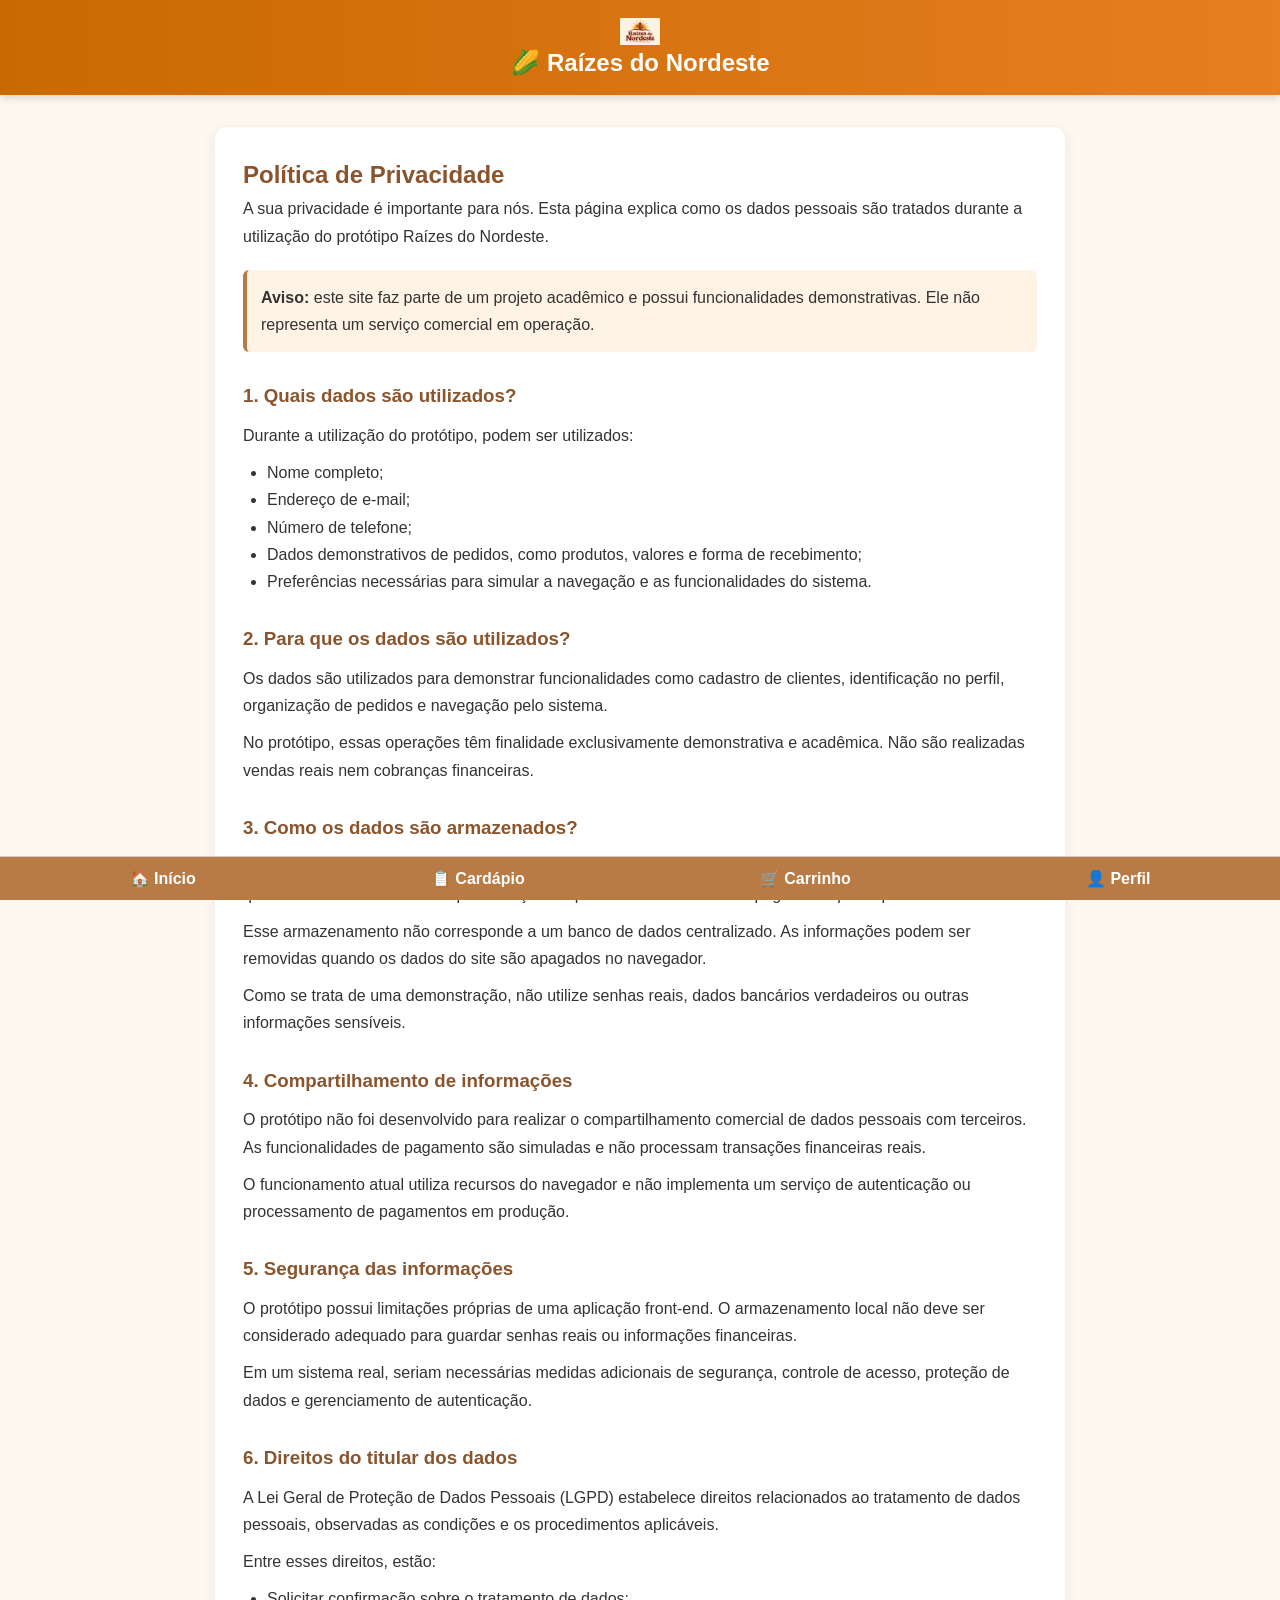
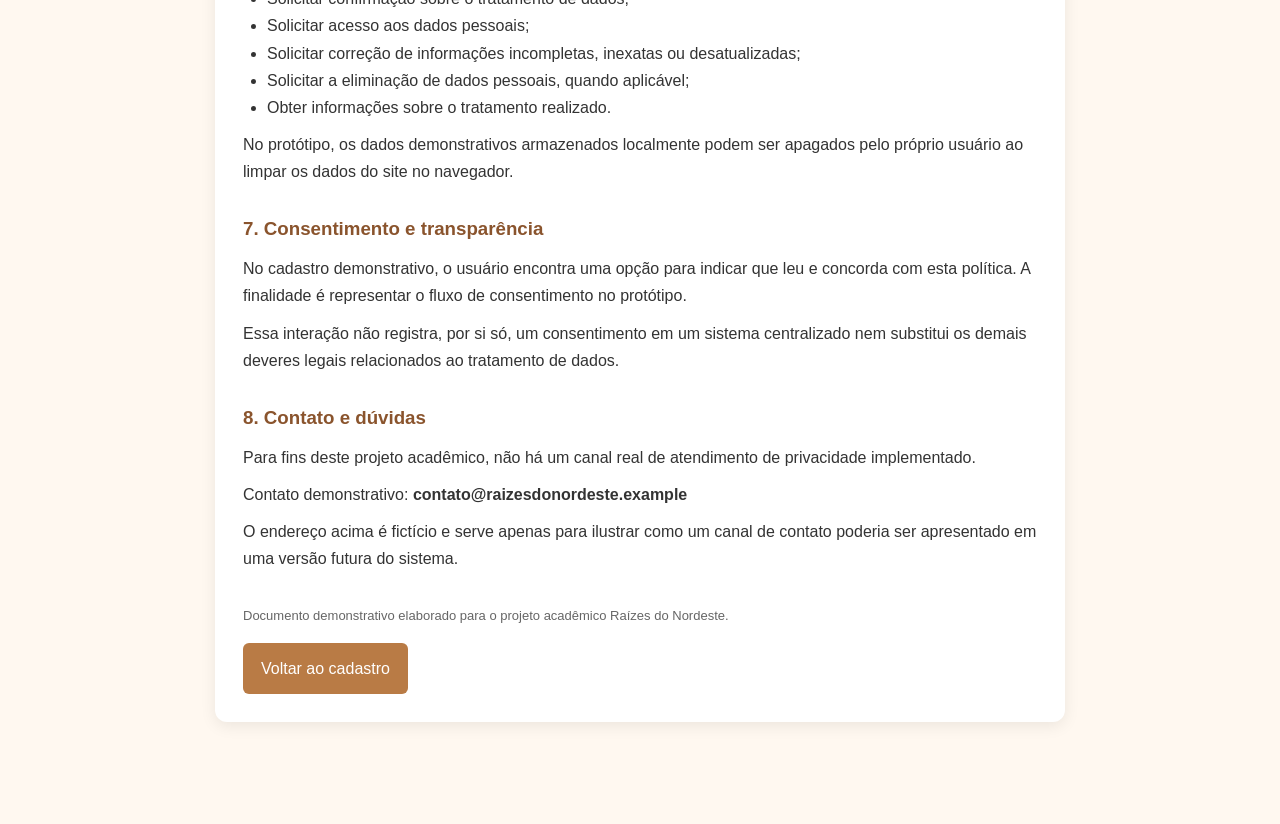
<file: privacidade.html>
<!DOCTYPE html>
<html lang="pt-BR">

<head>
    <meta charset="UTF-8">
    <meta name="viewport" content="width=device-width, initial-scale=1.0">

    <title>Política de Privacidade - Raízes do Nordeste</title>

    <link rel="stylesheet" href="css/style.css">
</head>

<body class="pagina-privacidade">

    <header class="topo">
        <img src="img/logo.png" alt="Logo Raízes do Nordeste">
        <h1>🌽 Raízes do Nordeste</h1>
    </header>

    <main class="conteudo-privacidade">

        <section class="introducao-privacidade">
            <h2>Política de Privacidade</h2>

            <p>
                A sua privacidade é importante para nós. Esta página explica
                como os dados pessoais são tratados durante a utilização do
                protótipo Raízes do Nordeste.
            </p>

            <p class="aviso-prototipo">
                <strong>Aviso:</strong> este site faz parte de um projeto
                acadêmico e possui funcionalidades demonstrativas. Ele não
                representa um serviço comercial em operação.
            </p>
        </section>

        <section class="secao-privacidade">
            <h3>1. Quais dados são utilizados?</h3>

            <p>Durante a utilização do protótipo, podem ser utilizados:</p>

            <ul>
                <li>Nome completo;</li>
                <li>Endereço de e-mail;</li>
                <li>Número de telefone;</li>
                <li>Dados demonstrativos de pedidos, como produtos,
                    valores e forma de recebimento;</li>
                <li>Preferências necessárias para simular a navegação
                    e as funcionalidades do sistema.</li>
            </ul>
        </section>

        <section class="secao-privacidade">
            <h3>2. Para que os dados são utilizados?</h3>

            <p>
                Os dados são utilizados para demonstrar funcionalidades
                como cadastro de clientes, identificação no perfil,
                organização de pedidos e navegação pelo sistema.
            </p>

            <p>
                No protótipo, essas operações têm finalidade exclusivamente
                demonstrativa e acadêmica. Não são realizadas vendas reais
                nem cobranças financeiras.
            </p>
        </section>

        <section class="secao-privacidade">
            <h3>3. Como os dados são armazenados?</h3>

            <p>
                Algumas informações são armazenadas no próprio navegador
                por meio do recurso localStorage. Isso permite que os dados
                demonstrativos permaneçam disponíveis entre diferentes
                páginas do protótipo.
            </p>

            <p>
                Esse armazenamento não corresponde a um banco de dados
                centralizado. As informações podem ser removidas quando
                os dados do site são apagados no navegador.
            </p>

            <p>
                Como se trata de uma demonstração, não utilize senhas reais,
                dados bancários verdadeiros ou outras informações sensíveis.
            </p>
        </section>

        <section class="secao-privacidade">
            <h3>4. Compartilhamento de informações</h3>

            <p>
                O protótipo não foi desenvolvido para realizar o
                compartilhamento comercial de dados pessoais com terceiros.
                As funcionalidades de pagamento são simuladas e não
                processam transações financeiras reais.
            </p>

            <p>
                O funcionamento atual utiliza recursos do navegador e não
                implementa um serviço de autenticação ou processamento de
                pagamentos em produção.
            </p>
        </section>

        <section class="secao-privacidade">
            <h3>5. Segurança das informações</h3>

            <p>
                O protótipo possui limitações próprias de uma aplicação
                front-end. O armazenamento local não deve ser considerado
                adequado para guardar senhas reais ou informações
                financeiras.
            </p>

            <p>
                Em um sistema real, seriam necessárias medidas adicionais
                de segurança, controle de acesso, proteção de dados e
                gerenciamento de autenticação.
            </p>
        </section>

        <section class="secao-privacidade">
            <h3>6. Direitos do titular dos dados</h3>

            <p>
                A Lei Geral de Proteção de Dados Pessoais (LGPD) estabelece
                direitos relacionados ao tratamento de dados pessoais,
                observadas as condições e os procedimentos aplicáveis.
            </p>

            <p>Entre esses direitos, estão:</p>

            <ul>
                <li>Solicitar confirmação sobre o tratamento de dados;</li>
                <li>Solicitar acesso aos dados pessoais;</li>
                <li>Solicitar correção de informações incompletas,
                    inexatas ou desatualizadas;</li>
                <li>Solicitar a eliminação de dados pessoais, quando
                    aplicável;</li>
                <li>Obter informações sobre o tratamento realizado.</li>
            </ul>

            <p>
                No protótipo, os dados demonstrativos armazenados localmente
                podem ser apagados pelo próprio usuário ao limpar os dados
                do site no navegador.
            </p>
        </section>

        <section class="secao-privacidade">
            <h3>7. Consentimento e transparência</h3>

            <p>
                No cadastro demonstrativo, o usuário encontra uma opção
                para indicar que leu e concorda com esta política.
                A finalidade é representar o fluxo de consentimento
                no protótipo.
            </p>

            <p>
                Essa interação não registra, por si só, um consentimento
                em um sistema centralizado nem substitui os demais deveres
                legais relacionados ao tratamento de dados.
            </p>
        </section>

        <section class="secao-privacidade">
            <h3>8. Contato e dúvidas</h3>

            <p>
                Para fins deste projeto acadêmico, não há um canal real
                de atendimento de privacidade implementado.
            </p>

            <p>
                Contato demonstrativo:
                <strong>contato@raizesdonordeste.example</strong>
            </p>

            <p>
                O endereço acima é fictício e serve apenas para ilustrar
                como um canal de contato poderia ser apresentado em uma
                versão futura do sistema.
            </p>
        </section>

        <p class="atualizacao-privacidade">
            Documento demonstrativo elaborado para o projeto acadêmico
            Raízes do Nordeste.
        </p>

        <a href="cadastro.html" class="botao-voltar-privacidade">
            Voltar ao cadastro
        </a>

    </main>

    <footer class="menu-inferior">
        <a href="index.html">🏠 Início</a>
        <a href="cardapio.html">📋 Cardápio</a>
        <a href="carrinho.html">🛒 Carrinho</a>
        <a href="perfil.html">👤 Perfil</a>
    </footer>

</body>
</html>
</file>
<file: css/style.css>
/* ============ ESTILO GERAL ============ */
*{
    margin:0;
    padding:0;
    box-sizing:border-box;
    font-family:Arial, Helvetica, sans-serif;
}

/*fundo da pagina*/

body{
     background-color: #FFF8F0;   /* Bege claro */
    color: #333;
    padding-bottom: 70px;
}


header img{
    width:40px;
}

header h1{
    color:white;
    font-size:24px;
}

/*============ formularios =============*/

form{
    display: flex;
    flex-direction: column;
    gap: 15px;
}

input{
    width: 100%;
    padding: 12px;
    border: 1px solid #ccc;
    border-radius: 6px;
    box-sizing: border-box;
}

button{
    width: 100%;
    padding: 12px;
    background: #b97b45;
    color: white;
    border: none;
    border-radius: 6px;
    cursor: pointer;
}


/*==============checkbox============*/

.checkbox{
    display: flex;
    align-items: center;
    gap: 8px;
    margin: 10px 0;
    font-size: 14px;
}

.checkbox input{
    width: auto;
}

/*=================== Estilo do Index ================*/
.topo {
     background: linear-gradient(90deg, #C96A00, #E67E22);
    color: white;
    text-align: center;
    padding: 18px;
    box-shadow: 0 3px 8px rgba(0,0,0,0.15);
}

.banner {
    background: #FFF3E0;
    margin: 20px;
    padding: 20px;
    border-radius: 12px;
    text-align: center;
}

/* ================ Card da Unidade ================ */

.unidade-card{
    background: white;
    margin: 15px 20px;
    padding: 15px;
    border-radius: 14px;
    display: flex;
    align-items: center;
    justify-content: space-between;
    box-shadow: 0 3px 8px rgba(0,0,0,0.08);
    border-left: 5px solid #C96A00;
}

.icone-local{
    font-size: 24px;
}

.info-unidade{
    flex: 1;
    margin-left: 12px;
}

.titulo-unidade{
    font-size: 12px;
    color: #777;
}

.info-unidade h3{
    font-size: 16px;
    color: #333;
      margin: 3px 0 0;
}

.info-unidade p{
    margin: 0;
    font-size: 13px;
    color: #777;
}

.trocar-unidade{
    color: #C96A00;
    font-size: 18px;
    font-weight: bold;
}

#btn-alterar-unidade{
    width: 36px;
    height: 36px;

    display: flex;
    align-items: center;
    justify-content: center;

    padding: 0;

    border: none;
    border-radius: 8px;

    background-color: #C96A00;
    color: white;

    font-size: 16px;
    font-weight: bold;

    cursor: pointer;
    flex-shrink: 0;
}

@media (max-width: 600px){

    .unidade-card{
        flex-direction: column;
        align-items: flex-start;
    }

    #btn-alterar-unidade{
        width: 100%;
    }

}

/* ================ SELETOR DE CARD DA UNIDADE ================ */

.seletor-unidade{
    display: none;

    background: white;
    margin: 10px 20px;
    padding: 18px;

    border-radius: 14px;

    box-shadow: 0 3px 8px rgba(0,0,0,0.08);
}

.seletor-unidade h3{
    margin: 0 0 15px;
    font-size: 18px;
    color: #333;
}

.seletor-unidade label{
    display: flex;
    align-items: center;
    justify-content: flex-start;
    gap: 8px;
    margin: 8px 0;
}

.seletor-unidade input{
    margin-right: 8px;
}

#confirmar-unidade{
    margin-top: 8px;

    padding: 10px 18px;

    border: none;
    border-radius: 20px;

    background-color: #C96A00;
    color: white;

    font-weight: 600;
    cursor: pointer;
}

/*============= icones dos produtos home ===============*/

.categorias {
    margin: 20px;
}

.botoes-categoria {
    display: flex;
    flex-wrap: wrap;
    gap: 15px;
    margin-top: 15px;
    margin-bottom: 25px;
}

.botoes-categoria a {
    background: #2E7D32;
    color: white;
    text-decoration: none;
    padding: 12px 18px;
    border-radius: 25px;
    font-weight: 600;
}

/*============== Estilo do menu inferio ou Rodapé =============*/

.menu-inferior {
    position: fixed;
    bottom: 0;
    width: 100%;
    background: #b97b45;
    display: flex;
    justify-content: space-around;
    padding: 12px;
    border-top: 1px solid #ccc;
}

.menu-inferior a {
    text-decoration: none;
    color: white;
    font-weight: bold;
}

/* Modificações da versao atualizada*/

/* Unidade */
.unidade{
    background: #fff3e0;
    padding: 10px 20px;
    color: #c96a00;
    font-weight: bold;
}

/* Mais vendidos */ /* ===== INDEX ===== */
.mais-vendidos{
    margin: 20px;
}

.mais-vendidos .lista-produtos { /* Caso queira criar uma div interna, ou direto nos produtos: */
    display: grid;
    grid-template-columns: repeat(2, 1fr);
    gap: 16px;
    margin-top: 20px;
    flex-direction: column;

}

/* Aplicando Grid para responsividade (celular vs PC) */
@media (min-width: 768px) {
    .mais-vendidos {
        display: grid;
        grid-template-columns: repeat(2, 1fr); /* 2 colunas no computador */
        gap: 20px;
    }
    
    /* Faz o título "Mais Vendidos" ocupar a largura toda da linha no PC */
    .mais-vendidos h2 {
        grid-column: span 2;
    }
}

/* ================ CARDÁPIO ================ */

.lista-produtos{
    display: grid;
    grid-template-columns: repeat(2, minmax(0, 1fr));
    gap: 20px;
    margin: 20px;
}

/*=========barra de pesquisa=========*/
/*=========seção do cardapio========*/

.pesquisa{
    margin: 20px;
}

.pesquisa input{
    width: 100%;
    max-width: 800px;
    padding: 14px;
    border-radius: 12px;
    border: 1px solid #ddd;
    font-size: 16px;
}

.card-produto{
    display: flex;
    align-items: center;
    gap: 15px;

    background: white;
    padding: 15px;
    border-radius: 12px;

    box-shadow: 0 2px 8px rgba(0,0,0,0.08);

    min-height: 120px;
}

.card-produto img{
    width: 100px;
    height: 100px;
    object-fit: cover;
    border-radius: 10px;

    flex-shrink: 0;
}

.info-produto{
    flex: 1;
}

.info-produto h3{
    margin: 0 0 5px;
    font-size: 17px;
}

.info-produto p{
    margin: 0 0 8px;
    font-size: 14px;
    color: #666;
}

.info-produto span{
    font-weight: bold;
    color: #c96a00;
}

.add-btn {
    width: 36px;
    height: 36px;

    display: flex;
    align-items: center;
    justify-content: center;

    padding: 0;

    border: none;
    border-radius: 50%;

    background-color: #c2410c;
    color: white;

    font-size: 22px;
    font-weight: bold;

    cursor: pointer;
    flex-shrink: 0;
}

.add-btn:hover{
    transform: scale(1.08);
}

@media (max-width: 767px){

    .lista-produtos{
        grid-template-columns: 1fr;
        margin: 15px;
    }

}


/* efeito ao passar o mause/ efeitos de mause em geral */
.cat-btn{
    background-color: #1B8A5A;
    color: white;
    border: none;
    padding: 10px 18px;
    border-radius: 20px;
    cursor: pointer;
    font-weight: 600;
    transition: 0.3s;

    width: auto;      /* importante */
    flex: 0 0 auto;   /* importante */
}

/* Quando passa o mouse */
.cat-btn:hover {
    background-color: #c2410c; /* muda a cor ao passar o mouse */
    transform: scale(1.05);   /* aumenta levemente */

}

/* Quando está selecionado */
.cat-btn.active {
    background-color: #c2410c;
    color: white;
    cursor: pointer;
    transition: 0.3s;
}

/*===================Área do Carrinho primeira parte===================*/

.lista-carrinho{
    margin: 20px;
    display: flex;
    flex-direction: column;
    gap: 15px;
}

.item-carrinho{
    background: white;
    display: flex;
    align-items: center;
    gap: 12px;
    padding: 12px;
    border-radius: 12px;
}

.item-carrinho img{
    width: 70px;
    height: 70px;
    border-radius: 10px;
    object-fit: cover;
}

.resumo-pedido{
    background: white;
    margin: 20px;
    padding: 20px;
    border-radius: 15px;
}

.botao-pagamento{
    width: 100%;
    background: #C96A00;
    color: white;
    border: none;
    padding: 14px;
    border-radius: 10px;
    font-weight: bold;
    margin-top: 15px;
}

/*botões de + e - dos produtods no carrinho */

.controle-quantidade{
    display: flex;
    align-items: center;
    justify-content: center;
    gap: 10px;
    margin-top: 8px;
}

.controle-quantidade button{
    width: 30px;
    height: 30px;
    display: flex;
    align-items: center;
    justify-content: center;
    padding: 0;

    border-radius: 50%;
    border: none;
    background: #C96A00;
    color: white;
    font-size: 18px;
    cursor: pointer;
} 

/*======== FORMULARIO DE ENTREGA ============*/

.formulario-endereco {
    background: white;
    margin: 15px 20px;
    padding: 20px;
    border-radius: 14px;
    box-shadow: 0 3px 8px rgba(0,0,0,0.08);
}

.formulario-endereco h2 {
    margin-bottom: 15px;
}

.formulario-endereco label {
    display: block;
    margin-top: 10px;
    margin-bottom: 5px;
    font-weight: bold;
}

.formulario-endereco input {
    width: 100%;
    padding: 10px;
    border: 1px solid #ccc;
    border-radius: 8px;
    box-sizing: border-box;
}


/* ================= PÁGINA DE PAGAMENTO ======================== */

.pagina-pagamento main {
    width: 100%;
    max-width: 760px;
    box-sizing: border-box;
    margin: 24px auto;
    padding: 0 18px 30px;
}

/* Cartões das seções */
.pagina-pagamento .resumo-pagamento,
.pagina-pagamento .forma-pagamento,
.pagina-pagamento .dados-cartao {
    box-sizing: border-box;
    width: 100%;
    padding: 22px;
    margin-bottom: 18px;
    background: #fff;
    border-radius: 14px;
    box-shadow: 0 3px 10px rgba(0, 0, 0, 0.08);
}

/*================= Títulos ==================*/
.pagina-pagamento main h2 {
    margin: 0 0 18px;
    color: #333;
    font-size: 20px;
    line-height: 1.4;
}

/* Resumo do pedido */
.pagina-pagamento .linha-total {
    display: flex;
    align-items: center;
    justify-content: space-between;
    gap: 12px;
    padding-top: 12px;
    border-top: 1px solid #eee;
}

/*=============== Opções PIX e cartão ==================*/
.pagina-pagamento .opcao-pagamento {
    display: flex;
    align-items: center;
    justify-content: flex-start;
    gap: 12px;
    padding: 14px;
    margin-bottom: 10px;
    border: 1px solid #e5e5e5;
    border-radius: 10px;
    cursor: pointer;
}

.pagina-pagamento .opcao-pagamento input[type="radio"] {
    flex-shrink: 0;
    width: 18px;
    height: 18px;
    margin: 0;
    accent-color: #c96a00;
}

.pagina-pagamento .opcao-pagamento p {
    margin: 5px 0 0;
    color: #666;
    line-height: 1.5;
}

/* Campos do cartão */
.pagina-pagamento .dados-cartao label {
    display: block;
    margin: 12px 0 6px;
    font-size: 14px;
    font-weight: 600;
    color: #444;
}

.pagina-pagamento .dados-cartao input[type="text"] {
    display: block;
    width: 100%;
    min-height: 44px;
    box-sizing: border-box;
    padding: 11px 12px;
    margin: 0 0 14px;
    border: 1px solid #ccc;
    border-radius: 8px;
    background: #fff;
    font-size: 15px;
}

.pagina-pagamento .dados-cartao input[type="text"]:focus {
    outline: 2px solid #c96a00;
    outline-offset: 1px;
    border-color: #c96a00;
}

/* Botão de confirmação */
.pagina-pagamento #confirmar-pagamento {
    display: block;
    width: 100%;
    box-sizing: border-box;
    min-height: 48px;
    padding: 13px 18px;
    margin: 4px 0 20px;
    border: none;
    border-radius: 10px;
    background: #c96a00;
    color: white;
    font-size: 16px;
    font-weight: bold;
    cursor: pointer;
}

.pagina-pagamento #confirmar-pagamento:hover {
    background: #a95400;
}

/* Adaptação para telas menores */
@media (max-width: 600px) {
    .pagina-pagamento main {
        margin: 14px auto;
        padding: 0 12px 24px;
    }

    .pagina-pagamento .resumo-pagamento,
    .pagina-pagamento .forma-pagamento,
    .pagina-pagamento .dados-cartao {
        padding: 16px;
        margin-bottom: 14px;
    }

    .pagina-pagamento main h2 {
        font-size: 18px;
    }
}


/* ================== PÁGINA: PEDIDO CONFIRMADO ======================= */

.pagina-pedido-confirmado {
    max-width: 700px;
    margin: 24px auto;
    padding: 20px;
}

.pagina-pedido-confirmado h2 {
    margin-bottom: 12px;
}

.pagina-pedido-confirmado p {
    line-height: 1.6;
    margin-bottom: 16px;
}


/* ================== PÁGINA: ACOMPANHAR PEDIDO ======================= */

.pagina-acompanhar-pedido {
    max-width: 700px;
    margin: 24px auto;
    padding: 20px;
}

.pagina-acompanhar-pedido h2 {
    margin-bottom: 12px;
}

.pagina-acompanhar-pedido p {
    line-height: 1.6;
    margin-bottom: 16px;
}

.pagina-acompanhar-pedido .numero-pedido {
    margin: 20px 0;
    padding: 16px;
    border-radius: 12px;
    background-color: #fff;
}

.pagina-acompanhar-pedido .etapas-pedido {
    margin: 24px 0;
}

.pagina-acompanhar-pedido .etapa {
    display: flex;
    align-items: flex-start;
    gap: 14px;
    margin-bottom: 20px;
}

.pagina-acompanhar-pedido .etapa h3 {
    margin-bottom: 5px;
}

.pagina-acompanhar-pedido .icone-etapa {
    display: flex;
    align-items: center;
    justify-content: center;
    flex-shrink: 0;
    width: 34px;
    height: 34px;
    border-radius: 50%;
    background-color: #eee;
    font-weight: bold;
}

.pagina-acompanhar-pedido .etapa.concluida .icone-etapa {
    background-color: #27864a;
    color: #fff;
}

.pagina-acompanhar-pedido .etapa.atual .icone-etapa {
    background-color: #C96A00;
    color: #fff;
}


/*=============== Ajustes para telas pequenas ===============*/

@media (max-width: 600px) {
    .pagina-pedido-confirmado,
    .pagina-acompanhar-pedido {
        margin: 16px auto;
        padding: 16px;
    }
}

/*=========== Etapas do acompanhamento do pedido =============*/
#etapas-pedido {
    display: flex;
    flex-direction: column;
    gap: 12px;
    margin-top: 24px;
}

#etapas-pedido .etapa {
    display: flex;
    align-items: center;
    gap: 12px;
    padding: 14px;
    border-radius: 10px;
    background-color: #f1f1f1;
    color: #666;
}

#etapas-pedido .etapa span {
    font-weight: bold;
}

#etapas-pedido .etapa p {
    margin: 0;
}

#etapas-pedido .etapa.atual {
    background-color: #fff0dc;
    color: #8a4b08;
    border: 1px solid #e8a04a;
}

#etapas-pedido .etapa.concluida {
    background-color: #e4f5e8;
    color: #216b35;
}


/*======================== Página de cadastro ===================*/
.pagina-cadastro {
    width: calc(100% - 32px);
    max-width: 420px;
    margin: 40px auto;
    padding: 28px;
    box-sizing: border-box;
    background: #fff;
    border-radius: 12px;
    box-shadow: 0 4px 16px rgba(0, 0, 0, 0.08);
}

.pagina-cadastro .cadastro h2 {
    margin-top: 0;
}

.pagina-cadastro .cadastro form > input {
    display: block;
    width: 100%;
    box-sizing: border-box;
    padding: 12px;
    margin: 6px 0 16px;
    border: 1px solid #ccc;
    border-radius: 6px;
}

.pagina-cadastro .cadastro form > label:not(.consentimento) {
    display: block;
    text-align: left;
}

.pagina-cadastro .consentimento {
    display: flex;
    align-items: flex-start;
    gap: 8px;
    margin: 12px 0 18px;
    text-align: left;
    font-size: 14px;
}

.pagina-cadastro .consentimento input {
    margin-top: 4px;
}

.pagina-cadastro .botao {
    display: block;
    width: 100%;
    box-sizing: border-box;
    padding: 14px;
    background: #b97b45;
    color: white;
    border: none;
    border-radius: 6px;
    cursor: pointer;
    text-align: center;
    font-size: 16px;
}

.pagina-cadastro .link-login {
    margin-top: 20px;
    text-align: center;
}

#mensagem-cadastro {
    font-size: 14px;
}


/* ==================== POLÍTICA DE PRIVACIDADE ====================== */

.pagina-privacidade .conteudo-privacidade {
    width: calc(100% - 32px);
    max-width: 850px;
    margin: 32px auto;
    padding: 28px;
    box-sizing: border-box;
    background: #fff;
    border-radius: 12px;
    box-shadow: 0 4px 16px rgba(0, 0, 0, 0.08);
    line-height: 1.7;
}

.pagina-privacidade .introducao-privacidade h2 {
    margin-top: 0;
    color: #8a542d;
}

.pagina-privacidade .secao-privacidade {
    margin-top: 28px;
}

.pagina-privacidade .secao-privacidade h3 {
    margin-bottom: 10px;
    color: #8a542d;
}

.pagina-privacidade .secao-privacidade p {
    margin: 10px 0;
}

.pagina-privacidade .secao-privacidade ul {
    padding-left: 24px;
}

.pagina-privacidade .aviso-prototipo {
    margin-top: 20px;
    padding: 14px;
    background: #fff3e5;
    border-left: 4px solid #b97b45;
    border-radius: 6px;
}

.pagina-privacidade .atualizacao-privacidade {
    margin-top: 32px;
    color: #666;
    font-size: 13px;
}

.pagina-privacidade .botao-voltar-privacidade {
    display: inline-block;
    margin-top: 16px;
    padding: 12px 18px;
    background: #b97b45;
    color: white;
    border-radius: 6px;
    text-decoration: none;
}

.pagina-privacidade .botao-voltar-privacidade:hover {
    background: #965e32;
}

@media (max-width: 600px) {
    .pagina-privacidade .conteudo-privacidade {
        margin: 20px auto;
        padding: 20px;
    }

    .pagina-privacidade .secao-privacidade {
        margin-top: 22px;
    }
}

/* ===================== PÁGINA DE LOGIN ===================== */

.pagina-login {
    width: 100%;
    box-sizing: border-box;
    padding: 40px 20px;
    display: flex;
    justify-content: center;
}

.pagina-login .login {
    width: 100%;
    max-width: 380px;
    box-sizing: border-box;
    padding: 30px;
    border-radius: 12px;
    text-align: center;
    background-color: #fff;
    box-shadow: 0 4px 15px rgba(0, 0, 0, 0.08);
}

.pagina-login .login h2 {
    margin: 0 0 10px;
}

.pagina-login .login > p:first-of-type {
    color: #666;
    margin-bottom: 25px;
}

.pagina-login .login form {
    display: flex;
    flex-direction: column;
    gap: 10px;
    text-align: left;
}

.pagina-login .login label {
    font-size: 14px;
    font-weight: 600;
}

.pagina-login .login input {
    width: 100%;
    box-sizing: border-box;
    padding: 12px;
    margin-bottom: 8px;
    border: 1px solid #ccc;
    border-radius: 6px;
    font-size: 16px;
}

.pagina-login .login input:focus {
    outline: 2px solid #b97b45;
    outline-offset: 1px;
}

.pagina-login .login .botao {
    display: block;
    width: 100%;
    box-sizing: border-box;
    padding: 14px;
    margin-top: 5px;
    border: none;
    border-radius: 6px;
    background-color: #b97b45;
    color: white;
    font-size: 16px;
    text-align: center;
    text-decoration: none;
    cursor: pointer;
}

.pagina-login .login .botao:hover {
    background-color: #996238;
}

.pagina-login .login .links-login {
    display: flex;
    justify-content: space-between;
    flex-wrap: wrap;
    gap: 12px;
    margin-top: 22px;
}

.pagina-login .login a {
    color: #8a572f;
}

.pagina-login .login .aviso-lgpd {
    margin-top: 25px;
    font-size: 12px;
    line-height: 1.5;
    color: #666;
}

.pagina-login #mensagem-login {
    margin: 0;
    font-size: 14px;
    color: #a33;
    text-align: center;
}

/* Ajustes para telas pequenas */
@media (max-width: 480px) {
    .pagina-login {
        padding: 25px 15px;
    }

    .pagina-login .login {
        padding: 24px 20px;
    }
}

/*===================== PÁGINA DE PERFIL =====================*/

.pagina-perfil {
    width: 100%;
    max-width: 700px;
    box-sizing: border-box;
    margin: 0 auto;
    padding: 25px 16px 100px;
}

.perfil-boas-vindas {
    padding: 25px 20px;
    margin-bottom: 20px;
    border-radius: 12px;
    background-color: #fff7ed;
    text-align: center;
}

.perfil-avatar {
    font-size: 42px;
    margin-bottom: 8px;
}

.perfil-boas-vindas h2 {
    margin: 0 0 12px;
}

.perfil-boas-vindas p {
    margin: 8px 0;
    color: #555;
}

.perfil-secao {
    padding: 20px;
    margin-bottom: 18px;
    border: 1px solid #eee;
    border-radius: 12px;
    background-color: #fff;
    box-shadow: 0 3px 10px rgba(0, 0, 0, 0.04);
}

.perfil-secao h2 {
    margin: 0 0 18px;
    font-size: 20px;
}

.perfil-dado {
    display: flex;
    flex-direction: column;
    gap: 5px;
    padding: 12px 0;
    border-bottom: 1px solid #eee;
    overflow-wrap: anywhere;
}

.perfil-dado:last-of-type {
    border-bottom: none;
}

.perfil-dado span {
    color: #666;
    font-size: 13px;
}

.perfil-dado strong {
    color: #333;
    font-size: 15px;
}

.perfil-mensagem {
    line-height: 1.6;
    color: #666;
}

.perfil-mensagem a {
    color: #8a572f;
}

.perfil-fidelidade {
    background-color: #fffaf0;
}

.perfil-aviso-demo {
    font-size: 13px;
    line-height: 1.5;
    color: #777;
}

.perfil-acoes {
    display: flex;
    flex-direction: column;
    gap: 12px;
}

.perfil-botao {
    display: block;
    width: 100%;
    box-sizing: border-box;
    padding: 13px 16px;
    border: none;
    border-radius: 7px;
    background-color: #b97b45;
    color: #fff;
    font-size: 15px;
    text-align: center;
    text-decoration: none;
    cursor: pointer;
}

.perfil-botao:hover {
    background-color: #996238;
}

.perfil-botao-secundario {
    background-color: #fff;
    color: #8a572f;
    border: 1px solid #b97b45;
}

.perfil-botao-secundario:hover {
    background-color: #fff3e6;
}

.pagina-perfil [hidden] {
    display: none !important;
}

@media (min-width: 600px) {
    .pagina-perfil {
        padding-top: 35px;
    }

    .perfil-dado {
        flex-direction: row;
        justify-content: space-between;
        align-items: center;
        gap: 20px;
    }

    .perfil-dado strong {
        text-align: right;
    }

    .perfil-acoes {
        flex-direction: row;
    }
}

/* ===================== FIDELIDADE ===================== */

.fidelidade-descricao {
    color: #666;
    line-height: 1.6;
}

.fidelidade-saldo {
    display: flex;
    justify-content: space-between;
    align-items: center;
    gap: 12px;
    margin: 20px 0;
    padding: 18px;
    border-radius: 10px;
    background-color: #fff3e6;
}

.fidelidade-saldo span {
    color: #68452b;
}

.fidelidade-saldo strong {
    color: #8a572f;
    font-size: 22px;
}

.fidelidade-progresso {
    margin: 20px 0;
}

.fidelidade-progresso-texto {
    display: flex;
    justify-content: space-between;
    align-items: center;
    gap: 10px;
    margin-bottom: 10px;
    font-size: 14px;
}

.fidelidade-progresso-texto strong {
    text-align: right;
}

.fidelidade-barra {
    width: 100%;
    height: 12px;
    overflow: hidden;
    border-radius: 20px;
    background-color: #eee;
}

#preenchimento-progresso {
    width: 0;
    height: 100%;
    border-radius: inherit;
    background-color: #b97b45;
    transition: width 0.4s ease;
}

#pontos-restantes {
    color: #666;
    font-size: 13px;
    margin-top: 10px;
}

.fidelidade-recompensa {
    display: flex;
    align-items: center;
    gap: 14px;
    padding: 16px;
    border: 1px solid #ead7c4;
    border-radius: 10px;
    background-color: #fffaf5;
}

.fidelidade-icone {
    font-size: 32px;
}

.fidelidade-recompensa h3 {
    margin: 0 0 6px;
    font-size: 16px;
}

.fidelidade-recompensa p {
    margin: 0;
    color: #666;
    line-height: 1.5;
    font-size: 14px;
}

@media (max-width: 380px) {
    .fidelidade-saldo {
        align-items: flex-start;
        flex-direction: column;
    }

    .fidelidade-progresso-texto {
        align-items: flex-start;
        flex-direction: column;
    }
}


/* ===================== VITRINE DE PROMOÇÕES ===================== */

.lista-promocoes {
    display: grid;
    grid-template-columns: repeat(auto-fit, minmax(280px, 1fr));
    gap: 15px;
    margin-bottom: 25px;
}

.card-promocao {
    flex-wrap: wrap;
    align-items: center;
    min-width: 0;
}

.card-promocao .add-promocao-btn {
    width: auto;
    min-width: 130px;
    padding: 10px 15px;

    border: none;
    border-radius: 8px;

    background-color: #c2410c;
    color: white;

    font-weight: bold;
    cursor: pointer;

    flex-shrink: 0;
}

.card-promocao .add-promocao-btn:hover {
    background-color: #9a3412;
}

.card-promocao strong {
    color: #c2410c;
    margin-left: 8px;
}

.card-promocao del {
    color: #888;
    font-size: 13px;
}
</file>
